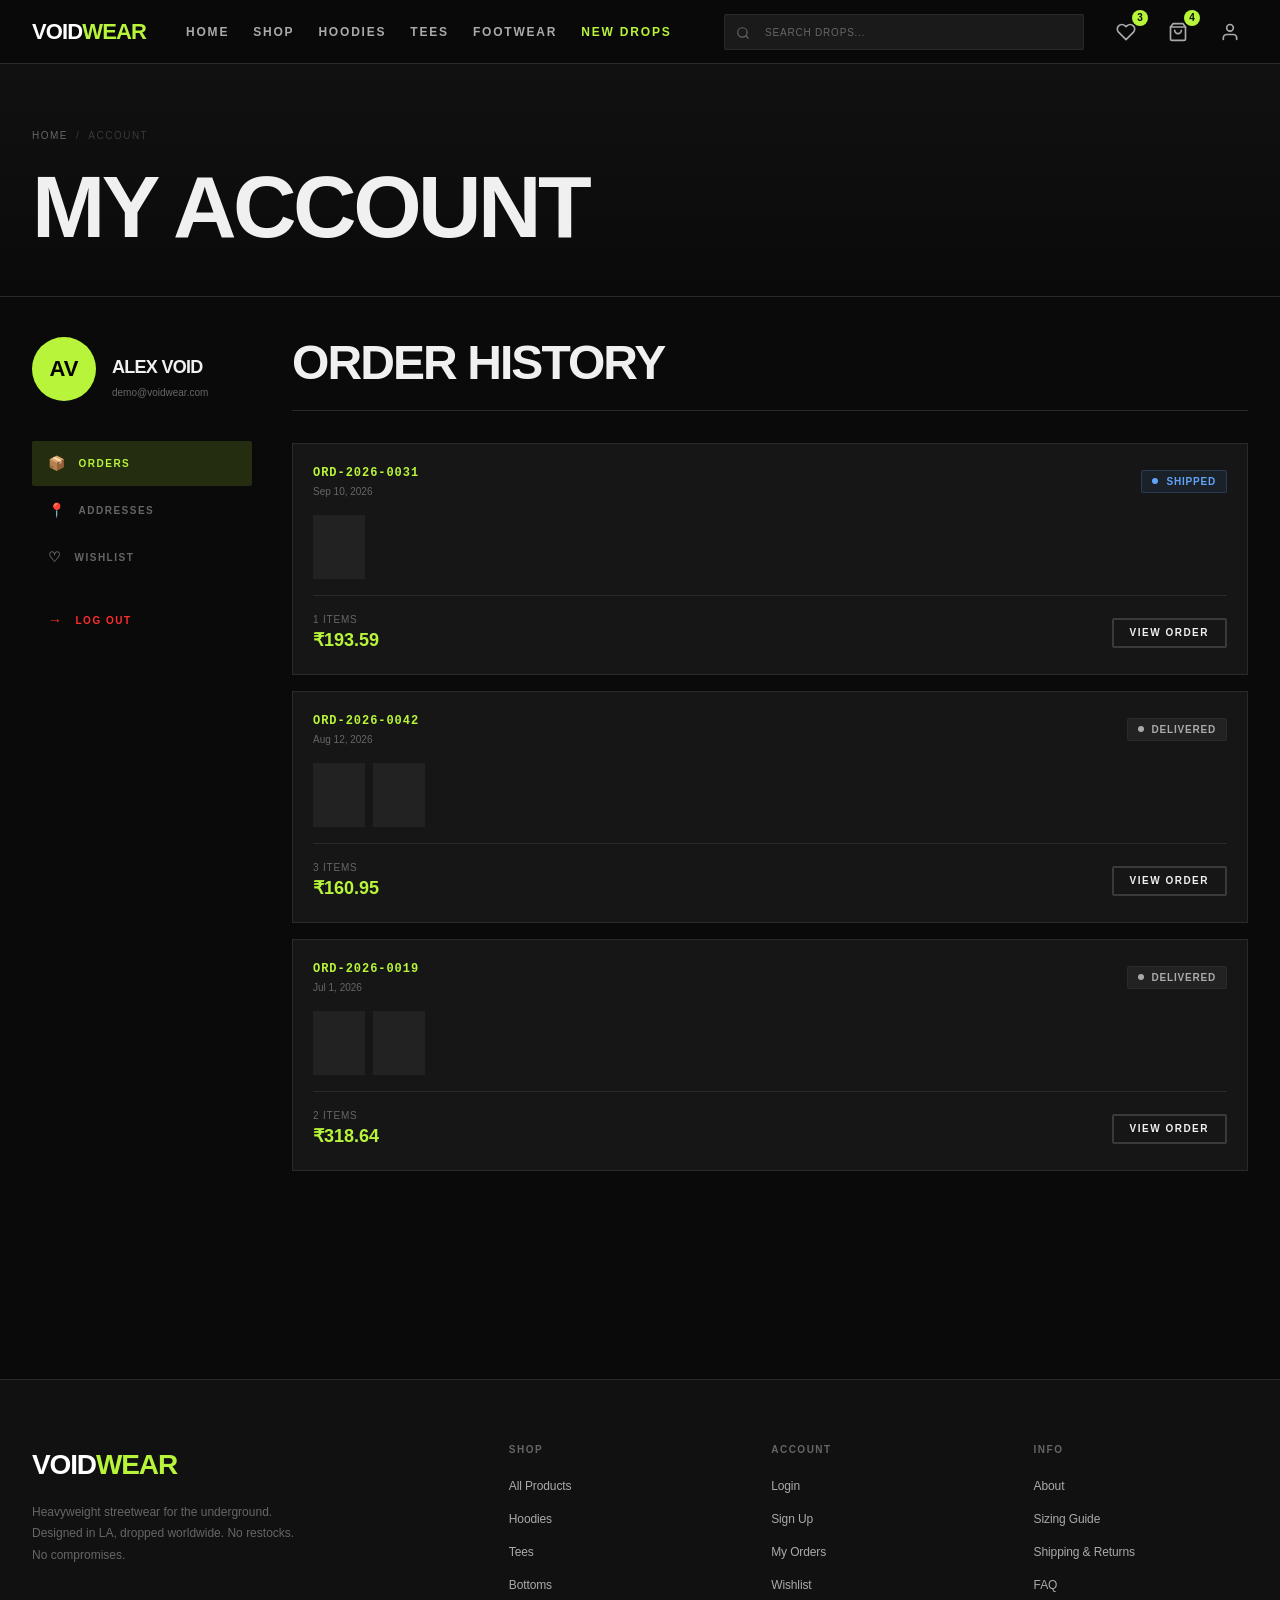
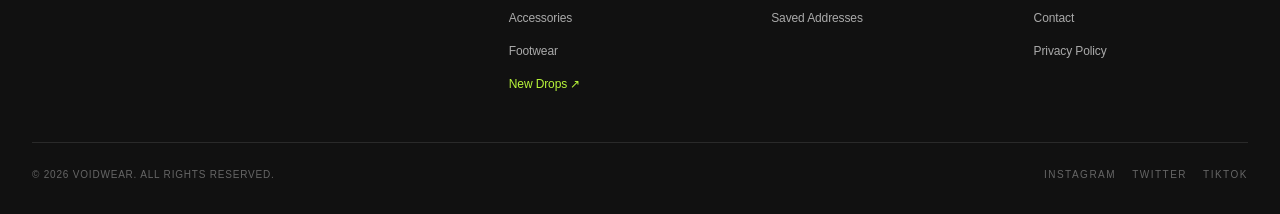
<file: account.html>
<!DOCTYPE html>
<html lang="en">
<head>
  <meta charset="UTF-8" />
  <meta name="viewport" content="width=device-width, initial-scale=1.0" />
  <title>My Account — VOIDWEAR</title>
  <link rel="stylesheet" href="css/main.css" />
  <style>
    .account-layout {
      display: grid;
      grid-template-columns: 220px 1fr;
      gap: var(--sp-10);
      align-items: start;
      padding: var(--sp-10) 0 var(--sp-24);
    }
    /* Sidebar */
    .account-sidebar { position: sticky; top: calc(var(--header-h) + var(--sp-4)); }
    .account-avatar {
      width: 64px; height: 64px; border-radius: 50%;
      background: var(--clr-accent);
      display: flex; align-items: center; justify-content: center;
      font-family: var(--font-display); font-size: var(--fs-xl);
      font-weight: var(--fw-black); color: var(--clr-black);
      margin-bottom: var(--sp-4); flex-shrink: 0;
    }
    .account-name {
      font-family: var(--font-display); font-size: var(--fs-lg);
      font-weight: var(--fw-black); letter-spacing: var(--ls-tight);
      text-transform: uppercase; margin-bottom: var(--sp-1);
    }
    .account-email { font-size: var(--fs-xs); color: var(--clr-text-3); }
    .account-nav { margin-top: var(--sp-6); display: flex; flex-direction: column; gap: 2px; }
    .account-nav-item {
      display: flex; align-items: center; gap: var(--sp-3);
      padding: var(--sp-3) var(--sp-4);
      font-size: var(--fs-xs); font-weight: var(--fw-bold);
      letter-spacing: var(--ls-wider); text-transform: uppercase;
      color: var(--clr-text-3); cursor: pointer; background: none; border: none;
      text-align: left; width: 100%;
      transition: color var(--transition-fast), background var(--transition-fast);
      border-radius: var(--radius-sm);
    }
    .account-nav-item:hover { color: var(--clr-text); background: var(--clr-bg-3); }
    .account-nav-item.active { color: var(--clr-accent); background: var(--clr-accent-glow); }
    .account-nav-item .nav-icon { font-size: var(--fs-base); flex-shrink: 0; }
    /* Panels */
    .account-panel { display: none; }
    .account-panel.active { display: block; }
    .panel-title {
      font-size: clamp(var(--fs-2xl), 4vw, var(--fs-4xl));
      letter-spacing: var(--ls-tight); margin-bottom: var(--sp-8);
      padding-bottom: var(--sp-5); border-bottom: 1px solid var(--clr-border);
    }
    /* Order history */
    .order-card {
      background: var(--clr-surface); border: 1px solid var(--clr-border);
      padding: var(--sp-5); margin-bottom: var(--sp-4);
      transition: border-color var(--transition-fast);
    }
    .order-card:hover { border-color: var(--clr-border-light); }
    .order-card-header {
      display: flex; align-items: center; justify-content: space-between;
      flex-wrap: wrap; gap: var(--sp-3); margin-bottom: var(--sp-4);
    }
    .order-id {
      font-family: var(--font-mono); font-size: var(--fs-sm);
      font-weight: var(--fw-bold); color: var(--clr-accent);
      letter-spacing: var(--ls-wide);
    }
    .order-status {
      display: inline-flex; align-items: center; gap: var(--sp-2);
      padding: 3px 10px; border-radius: var(--radius-sm);
      font-size: var(--fs-xs); font-weight: var(--fw-black);
      letter-spacing: var(--ls-wide); text-transform: uppercase;
    }
    .status-dot { width: 6px; height: 6px; border-radius: 50%; background: currentColor; }
    .os-confirmed { color: var(--clr-accent); background: var(--clr-accent-glow); border: 1px solid rgba(184,245,58,.2); }
    .os-shipped   { color: #60a5fa; background: rgba(96,165,250,.08); border: 1px solid rgba(96,165,250,.2); }
    .os-delivered { color: var(--clr-text-2); background: var(--clr-bg-4); border: 1px solid var(--clr-border); }
    .os-cancelled { color: var(--clr-red); background: rgba(255,45,45,.08); border: 1px solid rgba(255,45,45,.2); }
    .os-pending   { color: #f59e0b; background: rgba(245,158,11,.08); border: 1px solid rgba(245,158,11,.2); }
    .order-items-preview { display: flex; gap: var(--sp-2); margin-bottom: var(--sp-4); }
    .order-thumb {
      width: 52px; height: 64px; object-fit: cover;
      background: var(--clr-bg-4); flex-shrink: 0;
    }
    .order-card-footer {
      display: flex; align-items: center; justify-content: space-between;
      flex-wrap: wrap; gap: var(--sp-3);
      padding-top: var(--sp-4); border-top: 1px solid var(--clr-border);
    }
    .order-total-label {
      font-size: var(--fs-xs); color: var(--clr-text-3);
      letter-spacing: var(--ls-wide); text-transform: uppercase;
    }
    .order-total-val {
      font-family: var(--font-display); font-size: var(--fs-lg);
      font-weight: var(--fw-black); color: var(--clr-accent);
    }
    /* Addresses */
    .address-grid { display: grid; grid-template-columns: 1fr 1fr; gap: var(--sp-4); }
    .address-card {
      background: var(--clr-surface); border: 1px solid var(--clr-border);
      padding: var(--sp-5); position: relative;
    }
    .address-card.default { border-color: var(--clr-accent); }
    .address-default-badge {
      position: absolute; top: var(--sp-3); right: var(--sp-3);
    }
    .address-label {
      font-size: var(--fs-xs); font-weight: var(--fw-black);
      letter-spacing: var(--ls-wider); text-transform: uppercase;
      color: var(--clr-text-2); margin-bottom: var(--sp-3);
    }
    .address-text {
      font-size: var(--fs-sm); color: var(--clr-text-2);
      line-height: var(--lh-loose);
    }
    .address-actions { display: flex; gap: var(--sp-3); margin-top: var(--sp-4); }
    .add-address-card {
      background: var(--clr-bg-3); border: 1px dashed var(--clr-border);
      padding: var(--sp-5); display: flex; flex-direction: column;
      align-items: center; justify-content: center; gap: var(--sp-3);
      cursor: pointer; min-height: 140px;
      transition: border-color var(--transition-fast);
    }
    .add-address-card:hover { border-color: var(--clr-accent); }
    .add-address-card span {
      font-size: var(--fs-3xl); color: var(--clr-text-3); line-height: 1;
    }
    .add-address-card p {
      font-size: var(--fs-xs); letter-spacing: var(--ls-wider);
      text-transform: uppercase; color: var(--clr-text-3);
    }
    /* Wishlist in account */
    .account-wishlist-grid { display: grid; grid-template-columns: repeat(3,1fr); gap: var(--sp-4); }
    /* Logout */
    .logout-btn { color: var(--clr-red) !important; margin-top: var(--sp-4); }
    /* Mobile */
    @media (max-width: 768px) {
      .account-layout { grid-template-columns: 1fr; }
      .account-sidebar { position: static; }
      .account-nav { flex-direction: row; flex-wrap: wrap; gap: var(--sp-2); }
      .account-nav-item { width: auto; flex: 1; justify-content: center; min-width: 80px; }
      .address-grid { grid-template-columns: 1fr; }
      .account-wishlist-grid { grid-template-columns: repeat(2,1fr); }
    }
  </style>
</head>
<body>
  <div id="header-placeholder"></div>

  <main class="page-main">
    <div class="page-hero">
      <div class="container">
        <div class="breadcrumb"><a href="index.html">Home</a><span>/</span><span>Account</span></div>
        <h1>My Account</h1>
      </div>
    </div>

    <!-- Not logged in -->
    <div id="account-gate" class="empty-state hidden">
      <div class="empty-icon">◎</div>
      <h3>Sign In to View Your Account</h3>
      <p>Log in or create an account to see your orders, addresses and wishlist.</p>
      <div style="display:flex;gap:var(--sp-4);flex-wrap:wrap;justify-content:center;margin-top:var(--sp-6)">
        <a href="login.html" class="btn btn-primary">Login</a>
        <a href="signup.html" class="btn btn-secondary">Create Account</a>
      </div>
    </div>

    <!-- Account content -->
    <div id="account-content" class="hidden">
      <div class="container">
        <div class="account-layout">

          <!-- Sidebar -->
          <aside class="account-sidebar">
            <div style="display:flex;align-items:center;gap:var(--sp-4)">
              <div class="account-avatar" id="acc-avatar">??</div>
              <div>
                <div class="account-name" id="acc-name">—</div>
                <div class="account-email" id="acc-email">—</div>
              </div>
            </div>
            <nav class="account-nav" aria-label="Account navigation">
              <button class="account-nav-item active" data-panel="orders">
                <span class="nav-icon">📦</span> Orders
              </button>
              <button class="account-nav-item" data-panel="addresses">
                <span class="nav-icon">📍</span> Addresses
              </button>
              <button class="account-nav-item" data-panel="wishlist">
                <span class="nav-icon">♡</span> Wishlist
              </button>
              <button class="account-nav-item logout-btn" id="logout-btn">
                <span class="nav-icon">→</span> Log Out
              </button>
            </nav>
          </aside>

          <!-- Panels -->
          <div>

            <!-- Orders -->
            <div class="account-panel active" id="panel-orders">
              <h2 class="panel-title">Order History</h2>
              <div id="orders-loading" class="loading-overlay" style="padding:var(--sp-10)">
                <div class="spinner"></div>
              </div>
              <div id="orders-list"></div>
            </div>

            <!-- Addresses -->
            <div class="account-panel" id="panel-addresses">
              <h2 class="panel-title">Saved Addresses</h2>
              <div class="address-grid" id="addresses-grid"></div>
            </div>

            <!-- Wishlist -->
            <div class="account-panel" id="panel-wishlist">
              <h2 class="panel-title">Wishlist</h2>
              <div class="account-wishlist-grid product-grid" id="acc-wishlist-grid"></div>
            </div>

          </div>
        </div>
      </div>
    </div>
  </main>

  <!-- Add address modal -->
  <div class="modal-overlay" id="addr-modal" role="dialog" aria-modal="true" aria-labelledby="addr-modal-title">
    <div class="modal">
      <div class="modal-header">
        <h3 id="addr-modal-title">Add New Address</h3>
        <button class="modal-close" id="addr-modal-close" aria-label="Close">×</button>
      </div>
      <div class="modal-body">
        <form id="addr-form" novalidate>
          <div class="form-grid" style="margin-bottom:var(--sp-4)">
            <div class="form-group">
              <label class="form-label" for="af-first">First Name</label>
              <input class="form-control" id="af-first" type="text" autocomplete="given-name" />
              <div class="form-error" id="err-af-first"></div>
            </div>
            <div class="form-group">
              <label class="form-label" for="af-last">Last Name</label>
              <input class="form-control" id="af-last" type="text" autocomplete="family-name" />
              <div class="form-error" id="err-af-last"></div>
            </div>
          </div>
          <div class="form-group" style="margin-bottom:var(--sp-4)">
            <label class="form-label" for="af-line1">Address Line 1</label>
            <input class="form-control" id="af-line1" type="text" autocomplete="address-line1" />
            <div class="form-error" id="err-af-line1"></div>
          </div>
          <div class="form-group" style="margin-bottom:var(--sp-4)">
            <label class="form-label" for="af-line2">Line 2 (optional)</label>
            <input class="form-control" id="af-line2" type="text" autocomplete="address-line2" />
          </div>
          <div class="form-grid" style="margin-bottom:var(--sp-4)">
            <div class="form-group">
              <label class="form-label" for="af-city">City</label>
              <input class="form-control" id="af-city" type="text" autocomplete="address-level2" />
              <div class="form-error" id="err-af-city"></div>
            </div>
            <div class="form-group">
              <label class="form-label" for="af-state">State</label>
              <input class="form-control" id="af-state" type="text" autocomplete="address-level1" placeholder="Tamil Nadu" />
              <div class="form-error" id="err-af-state"></div>
            </div>
          </div>
          <div class="form-grid" style="margin-bottom:var(--sp-6)">
            <div class="form-group">
              <label class="form-label" for="af-zip">PIN Code</label>
              <input class="form-control" id="af-zip" type="text" maxlength="6"
                     placeholder="600001" autocomplete="postal-code" inputmode="numeric" />
              <div class="form-error" id="err-af-zip"></div>
            </div>
            <div class="form-group">
              <label class="form-label" for="af-country">Country</label>
              <select class="form-control" id="af-country" autocomplete="country">
                <option value="IN" selected>India</option>
                <option value="US">United States</option>
                <option value="CA">Canada</option>
                <option value="GB">United Kingdom</option>
                <option value="AU">Australia</option>
                <option value="DE">Germany</option>
              </select>
            </div>
          </div>
          <button type="submit" class="btn btn-primary btn-block" id="addr-save-btn">
            Save Address
          </button>
        </form>
      </div>
    </div>
  </div>

  <div id="footer-placeholder"></div>
  <script type="module" src="js/pages/account.js"></script>
</body>
</html>
</file>
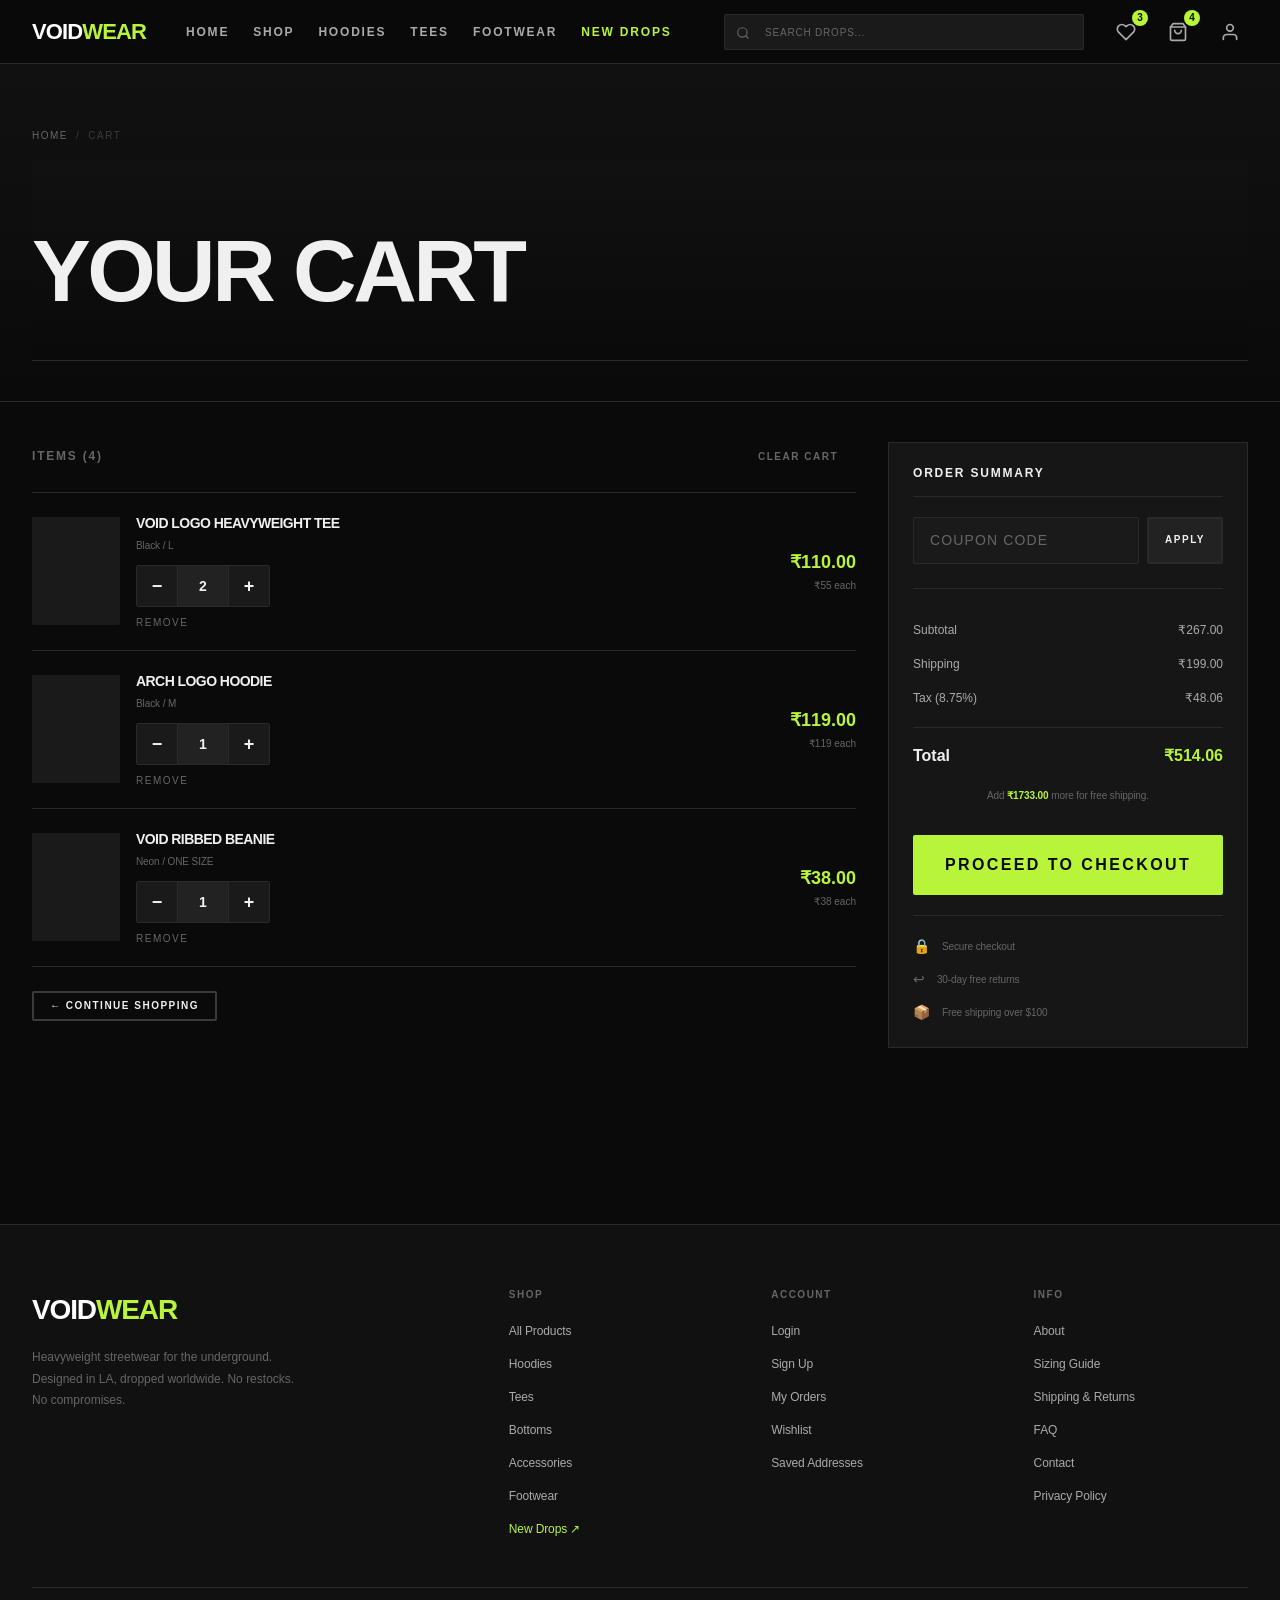
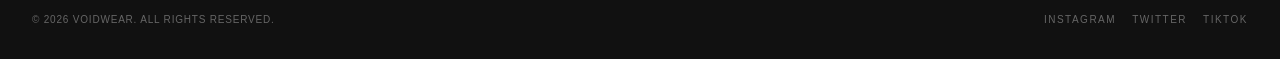
<file: cart.html>
<!DOCTYPE html>
<html lang="en">
<head>
  <meta charset="UTF-8" />
  <meta name="viewport" content="width=device-width, initial-scale=1.0" />
  <title>Cart — VOIDWEAR</title>
  <link rel="stylesheet" href="css/main.css" />
  <style>
    .cart-layout {
      display: grid;
      grid-template-columns: 1fr 360px;
      gap: var(--sp-8);
      align-items: start;
      padding: var(--sp-10) 0 var(--sp-20);
    }
    .cart-item-row {
      display: grid;
      grid-template-columns: 88px 1fr auto auto;
      gap: var(--sp-4);
      align-items: center;
      padding: var(--sp-5) 0;
      border-bottom: 1px solid var(--clr-border);
    }
    .cart-item-row:first-child { border-top: 1px solid var(--clr-border); }
    .cart-item-img {
      width: 88px; height: 108px;
      object-fit: cover; background: var(--clr-bg-3);
      display: block;
    }
    .cart-item-name {
      font-family: var(--font-display); font-size: var(--fs-base);
      font-weight: var(--fw-black); letter-spacing: var(--ls-tight);
      text-transform: uppercase; color: var(--clr-text);
      text-decoration: none; transition: color var(--transition-fast);
      display: block; margin-bottom: var(--sp-1);
    }
    .cart-item-name:hover { color: var(--clr-accent); }
    .cart-item-meta {
      font-size: var(--fs-xs); color: var(--clr-text-3);
      letter-spacing: var(--ls-normal); margin-bottom: var(--sp-3);
    }
    .cart-item-price {
      font-family: var(--font-display); font-size: var(--fs-lg);
      font-weight: var(--fw-black); color: var(--clr-accent);
      white-space: nowrap; text-align: right;
    }
    .cart-item-remove {
      font-size: var(--fs-xs); letter-spacing: var(--ls-wider);
      text-transform: uppercase; color: var(--clr-text-3);
      background: none; border: none; cursor: pointer; display: block;
      margin-top: var(--sp-2); transition: color var(--transition-fast);
    }
    .cart-item-remove:hover { color: var(--clr-red); }
    .coupon-result {
      font-size: var(--fs-xs); letter-spacing: var(--ls-wide);
      text-transform: uppercase; margin-top: var(--sp-2);
      padding: var(--sp-2) var(--sp-3); border-radius: var(--radius-sm);
    }
    .coupon-result.success { background: var(--clr-accent-glow); color: var(--clr-accent); border: 1px solid rgba(184,245,58,.25); }
    .coupon-result.error   { background: rgba(255,45,45,.08);     color: var(--clr-red);    border: 1px solid rgba(255,45,45,.2); }
    .shipping-note {
      font-size: var(--fs-xs); color: var(--clr-text-3);
      letter-spacing: var(--ls-normal); text-align: center;
      margin: var(--sp-3) 0;
    }
    .shipping-note strong { color: var(--clr-accent); }
    .trust-badges {
      display: flex; flex-direction: column; gap: var(--sp-3);
      margin-top: var(--sp-5); padding-top: var(--sp-5);
      border-top: 1px solid var(--clr-border);
    }
    .trust-badge {
      display: flex; align-items: center; gap: var(--sp-3);
      font-size: var(--fs-xs); color: var(--clr-text-3);
      letter-spacing: var(--ls-normal);
    }
    .trust-badge .icon { font-size: var(--fs-base); }
    @media (max-width: 900px) {
      .cart-layout { grid-template-columns: 1fr; }
      .order-summary-box { position: static; }
    }
    @media (max-width: 560px) {
      .cart-item-row { grid-template-columns: 72px 1fr; grid-template-rows: auto auto; }
      .cart-item-row > :nth-child(3),
      .cart-item-row > :nth-child(4) { grid-column: 2; }
    }
  </style>
</head>
<body>
  <div id="header-placeholder"></div>

  <main class="page-main">
    <div class="page-hero">
      <div class="container">
        <div class="breadcrumb">
          <a href="index.html">Home</a><span>/</span><span>Cart</span>
        </div>
        <h1 class="page-hero h1">Your Cart</h1>
      </div>
    </div>

    <div class="container">

      <!-- Loading -->
      <div id="cart-loading" class="loading-overlay">
        <div class="spinner"></div><p>Loading cart…</p>
      </div>

      <!-- Empty state -->
      <div id="cart-empty" class="empty-state hidden">
        <div class="empty-icon">◻</div>
        <h3>Your Cart is Empty</h3>
        <p>Looks like you haven't added anything yet. Time to cop something.</p>
        <a href="shop.html" class="btn btn-primary mt-4">Shop Now</a>
      </div>

      <!-- Cart layout -->
      <div id="cart-content" class="cart-layout hidden">

        <!-- Left: Items -->
        <div>
          <div style="display:flex;align-items:center;justify-content:space-between;margin-bottom:var(--sp-5)">
            <h2 style="font-size:var(--fs-sm);letter-spacing:var(--ls-wider);text-transform:uppercase;color:var(--clr-text-3)">
              Items (<span id="item-count">0</span>)
            </h2>
            <button class="btn btn-ghost btn-sm" id="clear-cart-btn"
                    style="color:var(--clr-text-3);font-size:var(--fs-xs)">
              Clear Cart
            </button>
          </div>

          <div id="cart-items-list"></div>

          <!-- Continue shopping -->
          <div style="margin-top:var(--sp-6)">
            <a href="shop.html" class="btn btn-secondary btn-sm">← Continue Shopping</a>
          </div>
        </div>

        <!-- Right: Summary -->
        <div>
          <div class="order-summary-box">
            <h3>Order Summary</h3>

            <!-- Coupon -->
            <div class="coupon-form">
              <input class="form-control" id="coupon-input" type="text"
                     placeholder="Coupon code" aria-label="Coupon code"
                     style="text-transform:uppercase;letter-spacing:var(--ls-wide)" />
              <button class="btn btn-dark btn-sm" id="coupon-btn">Apply</button>
            </div>
            <div id="coupon-result"></div>

            <div class="divider"></div>

            <!-- Totals -->
            <div class="summary-row">
              <span>Subtotal</span>
              <span id="summary-subtotal">$0.00</span>
            </div>
            <div class="summary-row" id="discount-row" style="display:none">
              <span>Discount</span>
              <span id="summary-discount" style="color:var(--clr-accent)">−$0.00</span>
            </div>
            <div class="summary-row">
              <span>Shipping</span>
              <span id="summary-shipping">$9.99</span>
            </div>
            <div class="summary-row">
              <span>Tax (8.75%)</span>
              <span id="summary-tax">$0.00</span>
            </div>
            <div class="summary-row total">
              <span>Total</span>
              <span class="amount" id="summary-total">$0.00</span>
            </div>

            <p class="shipping-note" id="shipping-note"></p>

            <a href="checkout.html" class="btn btn-primary btn-xl btn-block"
               id="checkout-btn" style="margin-top:var(--sp-5)">
              Proceed to Checkout
            </a>

            <!-- Trust badges -->
            <div class="trust-badges">
              <div class="trust-badge"><span class="icon">🔒</span> Secure checkout</div>
              <div class="trust-badge"><span class="icon">↩</span> 30-day free returns</div>
              <div class="trust-badge"><span class="icon">📦</span> Free shipping over $100</div>
            </div>
          </div>
        </div>

      </div>
    </div>
  </main>

  <div id="footer-placeholder"></div>
  <script type="module" src="js/pages/cart.js"></script>
</body>
</html>
</file>
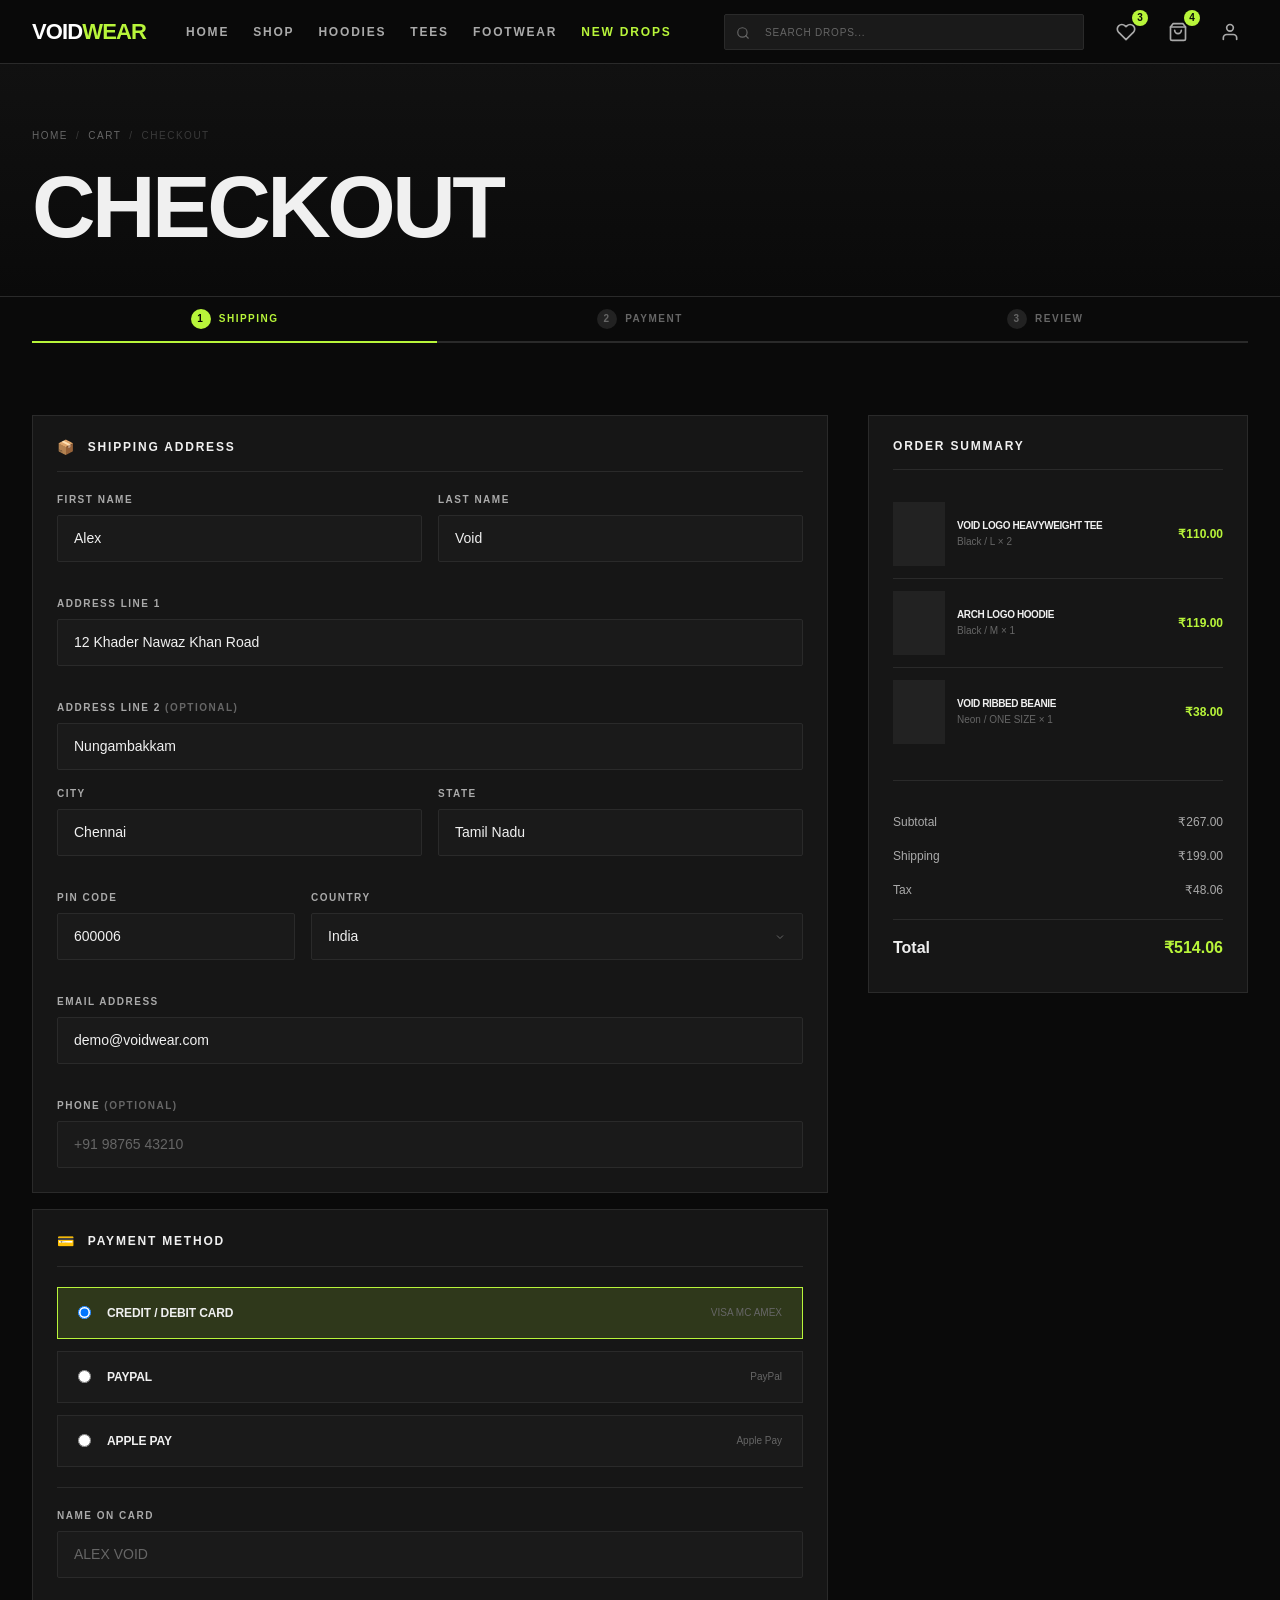
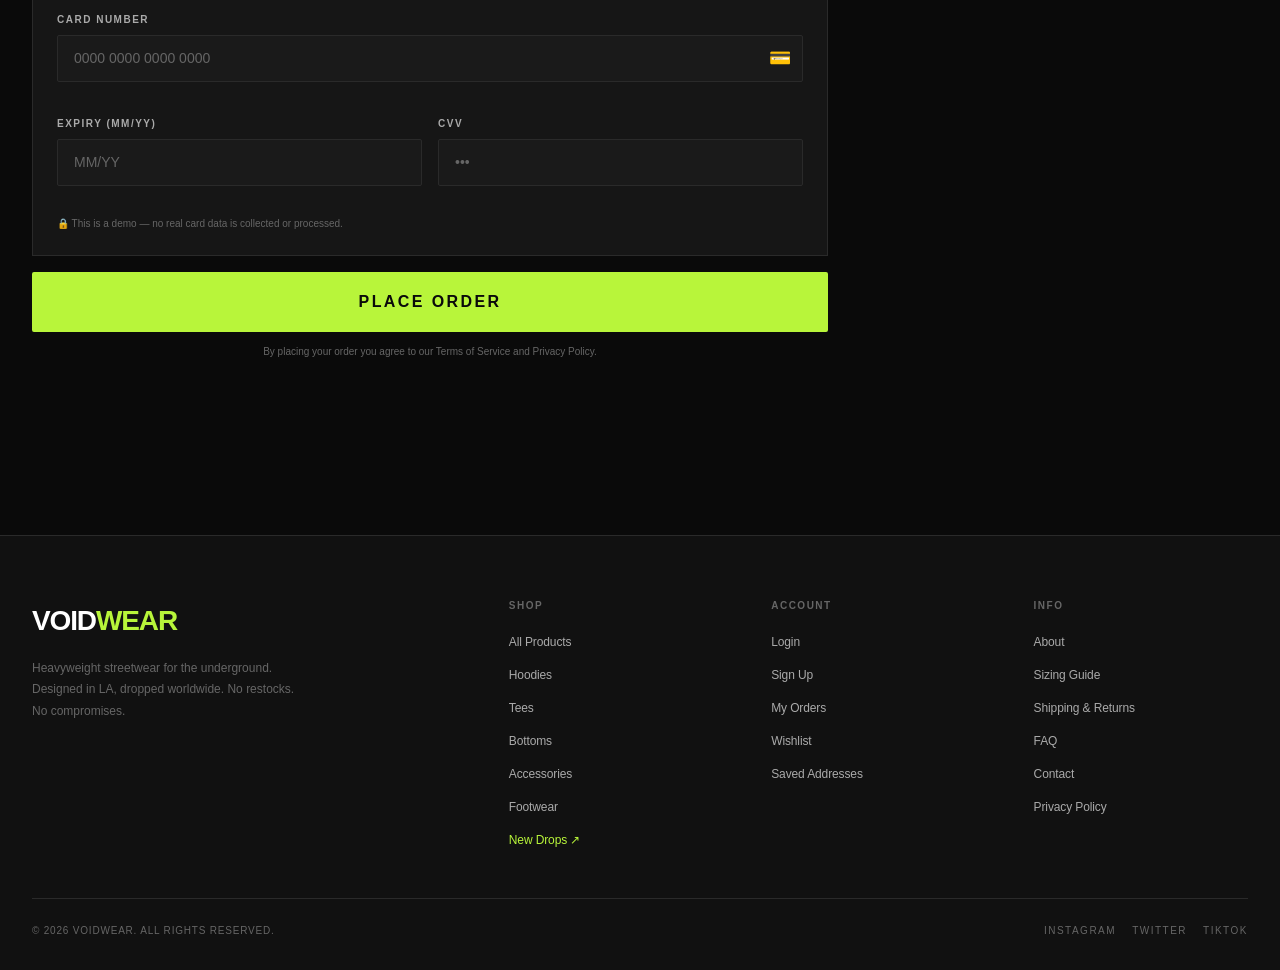
<file: checkout.html>
<!DOCTYPE html>
<html lang="en">
<head>
  <meta charset="UTF-8" />
  <meta name="viewport" content="width=device-width, initial-scale=1.0" />
  <title>Checkout — VOIDWEAR</title>
  <link rel="stylesheet" href="css/main.css" />
  <style>
    .checkout-layout {
      display: grid;
      grid-template-columns: 1fr 380px;
      gap: var(--sp-10);
      align-items: start;
      padding: var(--sp-10) 0 var(--sp-20);
    }
    /* Step indicator */
    .checkout-steps {
      display: flex;
      align-items: center;
      gap: 0;
      margin-bottom: var(--sp-8);
    }
    .checkout-step {
      display: flex;
      align-items: center;
      gap: var(--sp-2);
      font-size: var(--fs-xs);
      font-weight: var(--fw-bold);
      letter-spacing: var(--ls-wider);
      text-transform: uppercase;
      color: var(--clr-text-3);
      padding: var(--sp-3) var(--sp-4);
      border-bottom: 2px solid var(--clr-border);
      flex: 1;
      justify-content: center;
      transition: color var(--transition-fast), border-color var(--transition-fast);
    }
    .checkout-step.active {
      color: var(--clr-accent);
      border-bottom-color: var(--clr-accent);
    }
    .checkout-step.done {
      color: var(--clr-text-2);
      border-bottom-color: var(--clr-text-2);
    }
    .step-num {
      width: 20px; height: 20px;
      background: var(--clr-bg-4);
      border-radius: 50%;
      display: flex; align-items: center; justify-content: center;
      font-size: 10px; line-height: 1;
      flex-shrink: 0;
    }
    .checkout-step.active .step-num { background: var(--clr-accent); color: var(--clr-black); }
    .checkout-step.done  .step-num { background: var(--clr-text-2); color: var(--clr-black); }

    /* Form sections */
    .checkout-section {
      background: var(--clr-surface);
      border: 1px solid var(--clr-border);
      padding: var(--sp-6);
      margin-bottom: var(--sp-4);
    }
    .checkout-section h2 {
      font-size: var(--fs-sm);
      letter-spacing: var(--ls-wider);
      text-transform: uppercase;
      margin-bottom: var(--sp-5);
      padding-bottom: var(--sp-4);
      border-bottom: 1px solid var(--clr-border);
      display: flex;
      align-items: center;
      gap: var(--sp-3);
    }
    .section-icon { color: var(--clr-accent); font-size: var(--fs-base); }
    .form-grid-3 {
      display: grid;
      grid-template-columns: 1fr 1fr 1fr;
      gap: var(--sp-4);
    }

    /* Payment method cards */
    .payment-methods {
      display: flex;
      flex-direction: column;
      gap: var(--sp-3);
    }
    .payment-card {
      display: flex;
      align-items: center;
      gap: var(--sp-4);
      padding: var(--sp-4) var(--sp-5);
      border: 1px solid var(--clr-border);
      cursor: pointer;
      transition: border-color var(--transition-fast), background var(--transition-fast);
      background: var(--clr-bg-3);
    }
    .payment-card:hover { border-color: var(--clr-border-light); }
    .payment-card.selected {
      border-color: var(--clr-accent);
      background: var(--clr-accent-glow);
    }
    .payment-card input[type="radio"] { flex-shrink: 0; }
    .payment-card-label {
      flex: 1;
      font-size: var(--fs-sm);
      font-weight: var(--fw-bold);
      letter-spacing: var(--ls-normal);
      text-transform: uppercase;
    }
    .payment-card-icons {
      display: flex;
      gap: var(--sp-2);
      font-size: var(--fs-xs);
      color: var(--clr-text-3);
    }
    .card-form {
      margin-top: var(--sp-5);
      padding-top: var(--sp-5);
      border-top: 1px solid var(--clr-border);
      display: none;
    }
    .card-form.visible { display: block; }
    .card-number-wrap { position: relative; }
    .card-number-wrap .card-icon {
      position: absolute;
      right: var(--sp-3);
      top: 50%;
      transform: translateY(-50%);
      font-size: var(--fs-lg);
      pointer-events: none;
    }

    /* Order items in summary */
    .summary-item {
      display: flex;
      gap: var(--sp-3);
      align-items: center;
      padding: var(--sp-3) 0;
      border-bottom: 1px solid var(--clr-border);
    }
    .summary-item:last-of-type { border-bottom: none; }
    .summary-item img {
      width: 52px; height: 64px;
      object-fit: cover;
      background: var(--clr-bg-4);
      flex-shrink: 0;
    }
    .summary-item-name {
      font-size: var(--fs-xs);
      font-weight: var(--fw-bold);
      letter-spacing: var(--ls-tight);
      text-transform: uppercase;
      color: var(--clr-text);
      line-height: var(--lh-snug);
    }
    .summary-item-meta {
      font-size: var(--fs-xs);
      color: var(--clr-text-3);
      margin-top: 2px;
    }
    .summary-item-price {
      margin-left: auto;
      font-family: var(--font-display);
      font-size: var(--fs-sm);
      font-weight: var(--fw-black);
      color: var(--clr-accent);
      white-space: nowrap;
      flex-shrink: 0;
    }

    /* Place order button states */
    .place-order-btn { position: relative; }
    .place-order-btn.loading { pointer-events: none; }
    .place-order-btn.loading::after {
      content: '';
      position: absolute;
      right: var(--sp-4);
      top: 50%;
      transform: translateY(-50%);
      width: 16px; height: 16px;
      border: 2px solid rgba(0,0,0,0.3);
      border-top-color: var(--clr-black);
      border-radius: 50%;
      animation: spin .7s linear infinite;
    }
    @keyframes spin { to { transform: translateY(-50%) rotate(360deg); } }

    @media (max-width: 960px) {
      .checkout-layout { grid-template-columns: 1fr; }
      .order-summary-box { position: static; }
    }
    @media (max-width: 640px) {
      .form-grid   { grid-template-columns: 1fr; }
      .form-grid-3 { grid-template-columns: 1fr 1fr; }
    }
  </style>
</head>
<body>
  <div id="header-placeholder"></div>

  <main class="page-main">
    <div class="page-hero">
      <div class="container">
        <div class="breadcrumb">
          <a href="index.html">Home</a><span>/</span>
          <a href="cart.html">Cart</a><span>/</span>
          <span>Checkout</span>
        </div>
        <h1>Checkout</h1>
      </div>
    </div>

    <!-- Empty cart redirect notice -->
    <div id="checkout-empty" class="empty-state hidden">
      <div class="empty-icon">◻</div>
      <h3>Nothing to Check Out</h3>
      <p>Your cart is empty. Add some items first.</p>
      <a href="shop.html" class="btn btn-primary mt-4">Shop Now</a>
    </div>

    <div class="container" id="checkout-content">
      <!-- Step bar -->
      <div class="checkout-steps" id="checkout-steps">
        <div class="checkout-step active" data-step="1">
          <span class="step-num">1</span> Shipping
        </div>
        <div class="checkout-step" data-step="2">
          <span class="step-num">2</span> Payment
        </div>
        <div class="checkout-step" data-step="3">
          <span class="step-num">3</span> Review
        </div>
      </div>

      <div class="checkout-layout">

        <!-- Left: form -->
        <div>

          <!-- Step 1: Shipping address -->
          <div id="step-1" class="checkout-section">
            <h2><span class="section-icon">📦</span> Shipping Address</h2>
            <form id="shipping-form" novalidate>
              <div class="form-grid" style="margin-bottom:var(--sp-4)">
                <div class="form-group">
                  <label class="form-label" for="s-first">First Name</label>
                  <input class="form-control" id="s-first" name="firstName"
                         type="text" placeholder="Alex" autocomplete="given-name" />
                  <div class="form-error" id="err-s-first"></div>
                </div>
                <div class="form-group">
                  <label class="form-label" for="s-last">Last Name</label>
                  <input class="form-control" id="s-last" name="lastName"
                         type="text" placeholder="Void" autocomplete="family-name" />
                  <div class="form-error" id="err-s-last"></div>
                </div>
              </div>
              <div class="form-group" style="margin-bottom:var(--sp-4)">
                <label class="form-label" for="s-line1">Address Line 1</label>
                <input class="form-control" id="s-line1" name="line1"
                       type="text" placeholder="420 Graffiti Alley" autocomplete="address-line1" />
                <div class="form-error" id="err-s-line1"></div>
              </div>
              <div class="form-group" style="margin-bottom:var(--sp-4)">
                <label class="form-label" for="s-line2">Address Line 2 <span style="color:var(--clr-text-3)">(optional)</span></label>
                <input class="form-control" id="s-line2" name="line2"
                       type="text" placeholder="Apt, suite, unit…" autocomplete="address-line2" />
              </div>
              <div class="form-grid" style="margin-bottom:var(--sp-4)">
                <div class="form-group">
                  <label class="form-label" for="s-city">City</label>
                  <input class="form-control" id="s-city" name="city"
                         type="text" placeholder="Los Angeles" autocomplete="address-level2" />
                  <div class="form-error" id="err-s-city"></div>
                </div>
                <div class="form-group">
                  <label class="form-label" for="s-state">State</label>
                  <input class="form-control" id="s-state" name="state"
                         type="text" placeholder="Tamil Nadu" autocomplete="address-level1" />
                  <div class="form-error" id="err-s-state"></div>
                </div>
              </div>
              <div class="form-grid-3">
                <div class="form-group">
                  <label class="form-label" for="s-zip">PIN Code</label>
                  <input class="form-control" id="s-zip" name="zip"
                         type="text" placeholder="600001" maxlength="6" autocomplete="postal-code"
                         inputmode="numeric" />
                  <div class="form-error" id="err-s-zip"></div>
                </div>
                <div class="form-group" style="grid-column:span 2">
                  <label class="form-label" for="s-country">Country</label>
                  <select class="form-control" id="s-country" name="country" autocomplete="country">
                    <option value="IN" selected>India</option>
                    <option value="US">United States</option>
                    <option value="CA">Canada</option>
                    <option value="GB">United Kingdom</option>
                    <option value="AU">Australia</option>
                    <option value="DE">Germany</option>
                    <option value="FR">France</option>
                    <option value="JP">Japan</option>
                  </select>
                </div>
              </div>
              <div class="form-group" style="margin-top:var(--sp-4)">
                <label class="form-label" for="s-email">Email Address</label>
                <input class="form-control" id="s-email" name="email"
                       type="email" placeholder="you@email.com" autocomplete="email" />
                <div class="form-error" id="err-s-email"></div>
              </div>
              <div class="form-group" style="margin-top:var(--sp-4)">
                <label class="form-label" for="s-phone">Phone <span style="color:var(--clr-text-3)">(optional)</span></label>
                <input class="form-control" id="s-phone" name="phone"
                       type="tel" placeholder="+91 98765 43210" autocomplete="tel" />
              </div>
            </form>
          </div>

          <!-- Step 2: Payment -->
          <div id="step-2" class="checkout-section">
            <h2><span class="section-icon">💳</span> Payment Method</h2>

            <div class="payment-methods" id="payment-methods">
              <label class="payment-card selected" data-method="card">
                <input type="radio" name="payment" value="card" checked />
                <span class="payment-card-label">Credit / Debit Card</span>
                <span class="payment-card-icons">VISA MC AMEX</span>
              </label>
              <label class="payment-card" data-method="paypal">
                <input type="radio" name="payment" value="paypal" />
                <span class="payment-card-label">PayPal</span>
                <span class="payment-card-icons">PayPal</span>
              </label>
              <label class="payment-card" data-method="apple">
                <input type="radio" name="payment" value="apple">
                <span class="payment-card-label">Apple Pay</span>
                <span class="payment-card-icons"> Apple Pay</span>
              </label>
            </div>

            <!-- Card fields (shown when "card" selected) -->
            <div class="card-form visible" id="card-form">
              <div class="form-group" style="margin-bottom:var(--sp-4)">
                <label class="form-label" for="cc-name">Name on Card</label>
                <input class="form-control" id="cc-name" type="text"
                       placeholder="ALEX VOID" autocomplete="cc-name" />
                <div class="form-error" id="err-cc-name"></div>
              </div>
              <div class="form-group" style="margin-bottom:var(--sp-4)">
                <label class="form-label" for="cc-num">Card Number</label>
                <div class="card-number-wrap">
                  <input class="form-control" id="cc-num" type="text"
                         placeholder="0000 0000 0000 0000" maxlength="19"
                         autocomplete="cc-number" inputmode="numeric" />
                  <span class="card-icon" id="card-brand-icon">💳</span>
                </div>
                <div class="form-error" id="err-cc-num"></div>
              </div>
              <div class="form-grid">
                <div class="form-group">
                  <label class="form-label" for="cc-exp">Expiry (MM/YY)</label>
                  <input class="form-control" id="cc-exp" type="text"
                         placeholder="MM/YY" maxlength="5" autocomplete="cc-exp" />
                  <div class="form-error" id="err-cc-exp"></div>
                </div>
                <div class="form-group">
                  <label class="form-label" for="cc-cvv">CVV</label>
                  <input class="form-control" id="cc-cvv" type="text"
                         placeholder="•••" maxlength="4"
                         autocomplete="cc-csc" inputmode="numeric" />
                  <div class="form-error" id="err-cc-cvv"></div>
                </div>
              </div>
              <p class="form-hint" style="margin-top:var(--sp-3)">
                🔒 This is a demo — no real card data is collected or processed.
              </p>
            </div>

            <!-- PayPal / Apple Pay placeholders -->
            <div id="paypal-form" style="display:none;margin-top:var(--sp-5);padding:var(--sp-6);background:var(--clr-bg-4);text-align:center;border:1px dashed var(--clr-border)">
              <p style="color:var(--clr-text-3);font-size:var(--fs-sm)">
                You'll be redirected to PayPal to complete payment.
              </p>
            </div>
            <div id="apple-form" style="display:none;margin-top:var(--sp-5);padding:var(--sp-6);background:var(--clr-bg-4);text-align:center;border:1px dashed var(--clr-border)">
              <p style="color:var(--clr-text-3);font-size:var(--fs-sm)">
                Apple Pay will prompt on compatible devices.
              </p>
            </div>
          </div>

          <!-- Place order -->
          <button class="btn btn-primary btn-xl btn-block place-order-btn"
                  id="place-order-btn">
            Place Order
          </button>
          <p style="font-size:var(--fs-xs);color:var(--clr-text-3);text-align:center;margin-top:var(--sp-3)">
            By placing your order you agree to our Terms of Service and Privacy Policy.
          </p>
        </div>

        <!-- Right: Order summary (sticky) -->
        <div>
          <div class="order-summary-box">
            <h3>Order Summary</h3>
            <div id="summary-items">
              <div class="loading-overlay" style="padding:var(--sp-8)"><div class="spinner"></div></div>
            </div>
            <div class="divider"></div>
            <div class="summary-row"><span>Subtotal</span><span id="co-subtotal">—</span></div>
            <div class="summary-row" id="co-discount-row" style="display:none">
              <span>Discount</span><span id="co-discount" style="color:var(--clr-accent)">—</span>
            </div>
            <div class="summary-row"><span>Shipping</span><span id="co-shipping">—</span></div>
            <div class="summary-row"><span>Tax</span><span id="co-tax">—</span></div>
            <div class="summary-row total">
              <span>Total</span><span class="amount" id="co-total">—</span>
            </div>
          </div>
        </div>

      </div>
    </div>
  </main>

  <div id="footer-placeholder"></div>
  <script type="module" src="js/pages/checkout.js"></script>
</body>
</html>
</file>
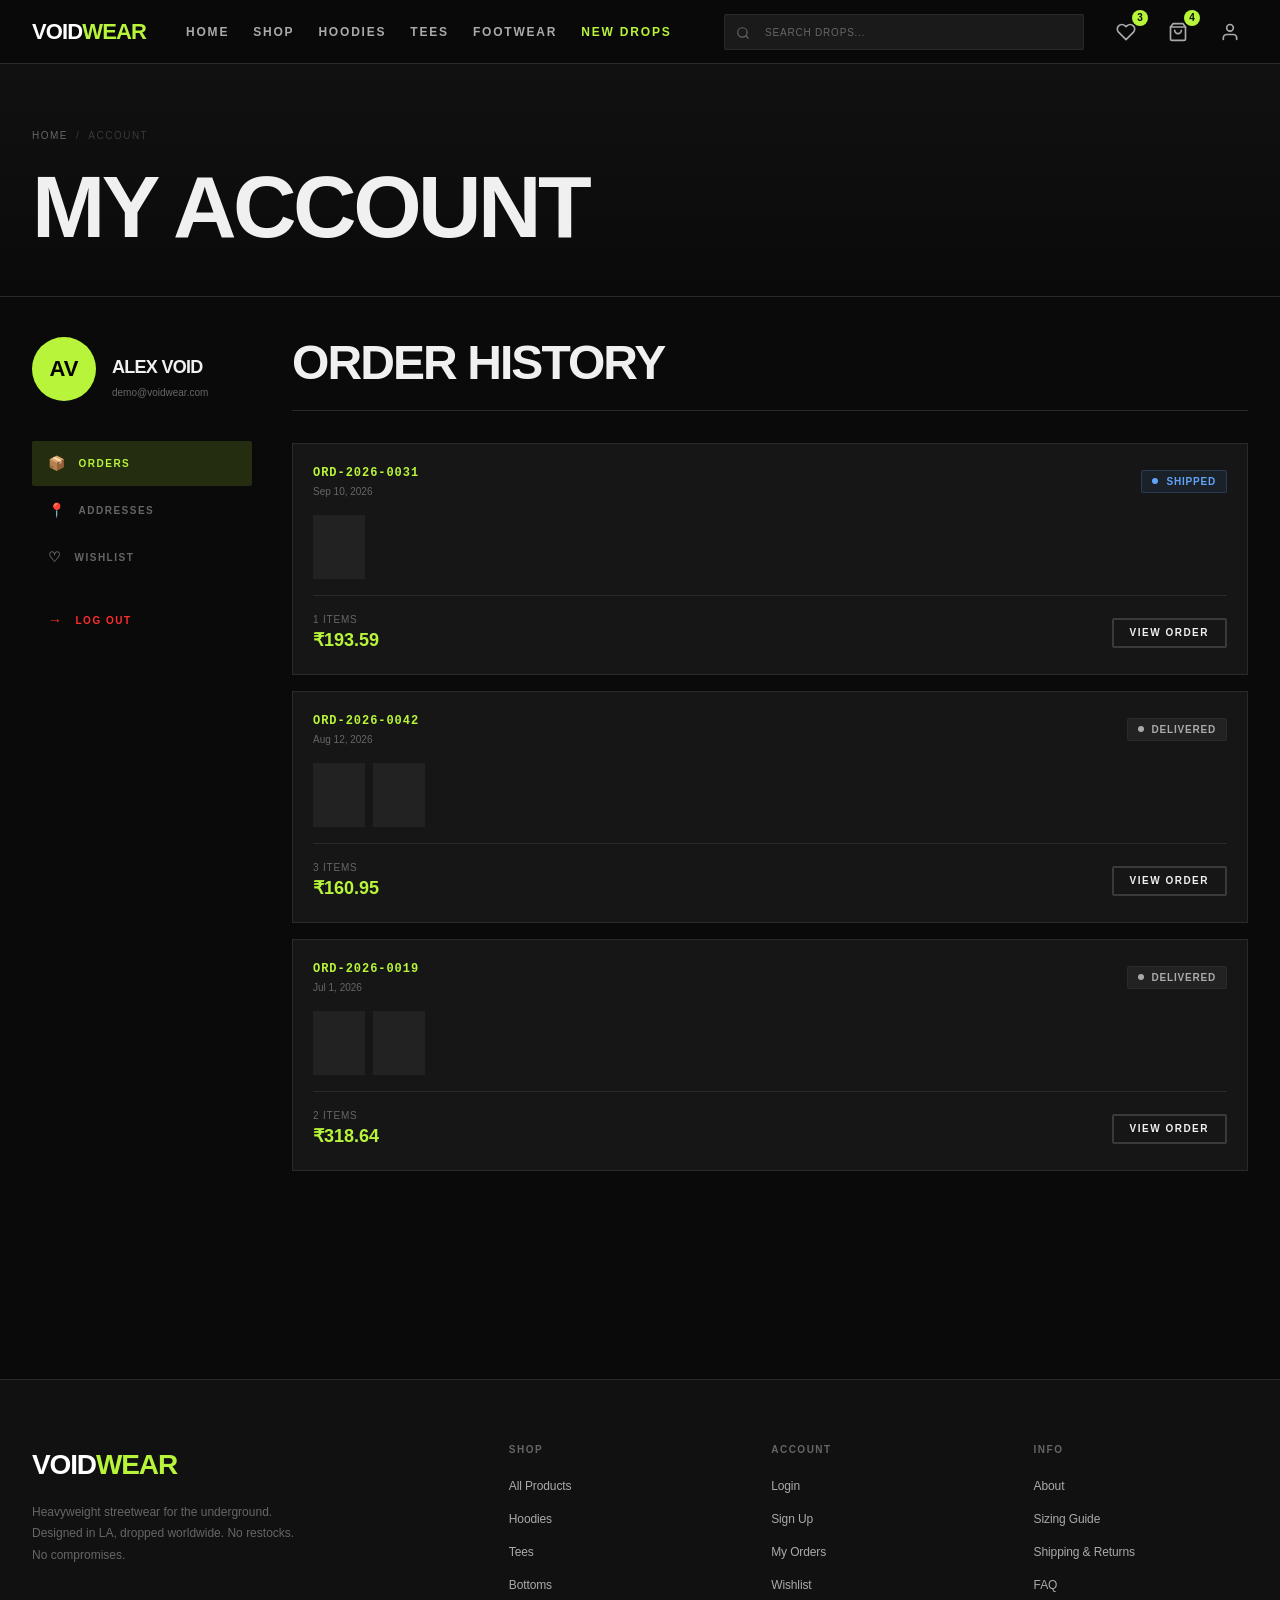
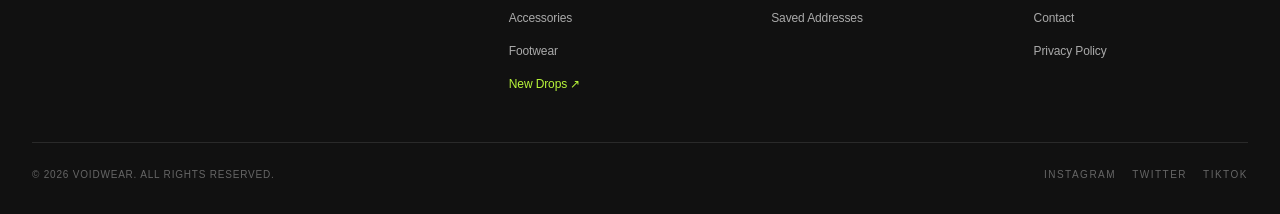
<file: login.html>
<!DOCTYPE html>
<html lang="en">
<head>
  <meta charset="UTF-8" />
  <meta name="viewport" content="width=device-width, initial-scale=1.0" />
  <title>Login — VOIDWEAR</title>
  <link rel="stylesheet" href="css/main.css" />
  <style>
    .auth-wrap {
      min-height: calc(100svh - var(--header-h));
      display: flex;
      align-items: center;
      justify-content: center;
      padding: var(--sp-12) var(--gutter);
      background:
        radial-gradient(ellipse 60% 50% at 20% 80%, rgba(184,245,58,.05) 0%, transparent 60%),
        var(--clr-bg);
    }
    .auth-card {
      width: 100%;
      max-width: 440px;
    }
    .auth-logo {
      display: block;
      font-family: var(--font-display);
      font-size: var(--fs-3xl);
      font-weight: var(--fw-black);
      letter-spacing: var(--ls-tight);
      text-transform: uppercase;
      text-align: center;
      margin-bottom: var(--sp-8);
    }
    .auth-logo span { color: var(--clr-accent); }
    .auth-box {
      background: var(--clr-surface);
      border: 1px solid var(--clr-border);
      padding: var(--sp-8);
    }
    .auth-box h1 {
      font-size: var(--fs-2xl);
      letter-spacing: var(--ls-tight);
      margin-bottom: var(--sp-2);
    }
    .auth-box .auth-sub {
      font-size: var(--fs-sm);
      color: var(--clr-text-3);
      margin-bottom: var(--sp-8);
    }
    .auth-form { display: flex; flex-direction: column; gap: var(--sp-5); }
    .auth-submit { margin-top: var(--sp-2); position: relative; }
    .auth-submit.loading { pointer-events: none; opacity: .8; }
    .auth-global-error {
      background: rgba(255,45,45,.08);
      border: 1px solid rgba(255,45,45,.25);
      color: var(--clr-red);
      padding: var(--sp-3) var(--sp-4);
      font-size: var(--fs-sm);
      letter-spacing: .02em;
      display: none;
    }
    .auth-global-error.visible { display: block; }
    .auth-footer {
      text-align: center;
      margin-top: var(--sp-6);
      font-size: var(--fs-sm);
      color: var(--clr-text-3);
    }
    .auth-footer a {
      color: var(--clr-accent);
      font-weight: var(--fw-bold);
      transition: opacity var(--transition-fast);
    }
    .auth-footer a:hover { opacity: .8; }
    .demo-hint {
      margin-top: var(--sp-6);
      padding: var(--sp-4);
      background: var(--clr-bg-3);
      border: 1px dashed var(--clr-border);
      font-size: var(--fs-xs);
      color: var(--clr-text-3);
      line-height: var(--lh-loose);
    }
    .demo-hint strong { color: var(--clr-accent); }
    .password-wrap { position: relative; }
    .toggle-pw {
      position: absolute; right: var(--sp-3); top: 50%;
      transform: translateY(-50%);
      font-size: var(--fs-xs); letter-spacing: var(--ls-wide);
      text-transform: uppercase; color: var(--clr-text-3);
      cursor: pointer; user-select: none;
      transition: color var(--transition-fast);
    }
    .toggle-pw:hover { color: var(--clr-accent); }
    .divider-or {
      display: flex; align-items: center; gap: var(--sp-4);
      font-size: var(--fs-xs); letter-spacing: var(--ls-wider);
      text-transform: uppercase; color: var(--clr-text-3);
      margin: var(--sp-2) 0;
    }
    .divider-or::before, .divider-or::after {
      content: ''; flex: 1; height: 1px; background: var(--clr-border);
    }
  </style>
</head>
<body>
  <div id="header-placeholder"></div>

  <main class="page-main" style="padding-top:0">
    <div class="auth-wrap">
      <div class="auth-card">

        <a href="index.html" class="auth-logo">VOID<span>WEAR</span></a>

        <div class="auth-box">
          <h1>Welcome Back</h1>
          <p class="auth-sub">Sign in to your account to continue.</p>

          <div class="auth-global-error" id="global-error" role="alert"></div>

          <form class="auth-form" id="login-form" novalidate>
            <div class="form-group">
              <label class="form-label" for="email">Email Address</label>
              <input class="form-control" id="email" name="email" type="email"
                     placeholder="you@email.com" autocomplete="email"
                     inputmode="email" />
              <div class="form-error" id="err-email"></div>
            </div>

            <div class="form-group">
              <label class="form-label" for="password">Password</label>
              <div class="password-wrap">
                <input class="form-control" id="password" name="password" type="password"
                       placeholder="••••••••" autocomplete="current-password"
                       style="padding-right:3.5rem" />
                <span class="toggle-pw" id="toggle-pw" role="button"
                      tabindex="0" aria-label="Toggle password visibility">Show</span>
              </div>
              <div class="form-error" id="err-password"></div>
            </div>

            <button type="submit" class="btn btn-primary btn-xl btn-block auth-submit"
                    id="login-btn">
              Sign In
            </button>
          </form>

          <div class="divider-or" style="margin-top:var(--sp-6)">or</div>

          <a href="signup.html" class="btn btn-secondary btn-block btn-lg">
            Create an Account
          </a>

          <!-- Demo credentials hint -->
          <div class="demo-hint">
            <strong>Demo account:</strong><br>
            Email: <strong>demo@voidwear.com</strong><br>
            Password: <strong>demo1234</strong>
          </div>
        </div>

        <div class="auth-footer">
          Don't have an account? <a href="signup.html">Sign up free</a>
        </div>

      </div>
    </div>
  </main>

  <script type="module" src="js/pages/login.js"></script>
</body>
</html>
</file>
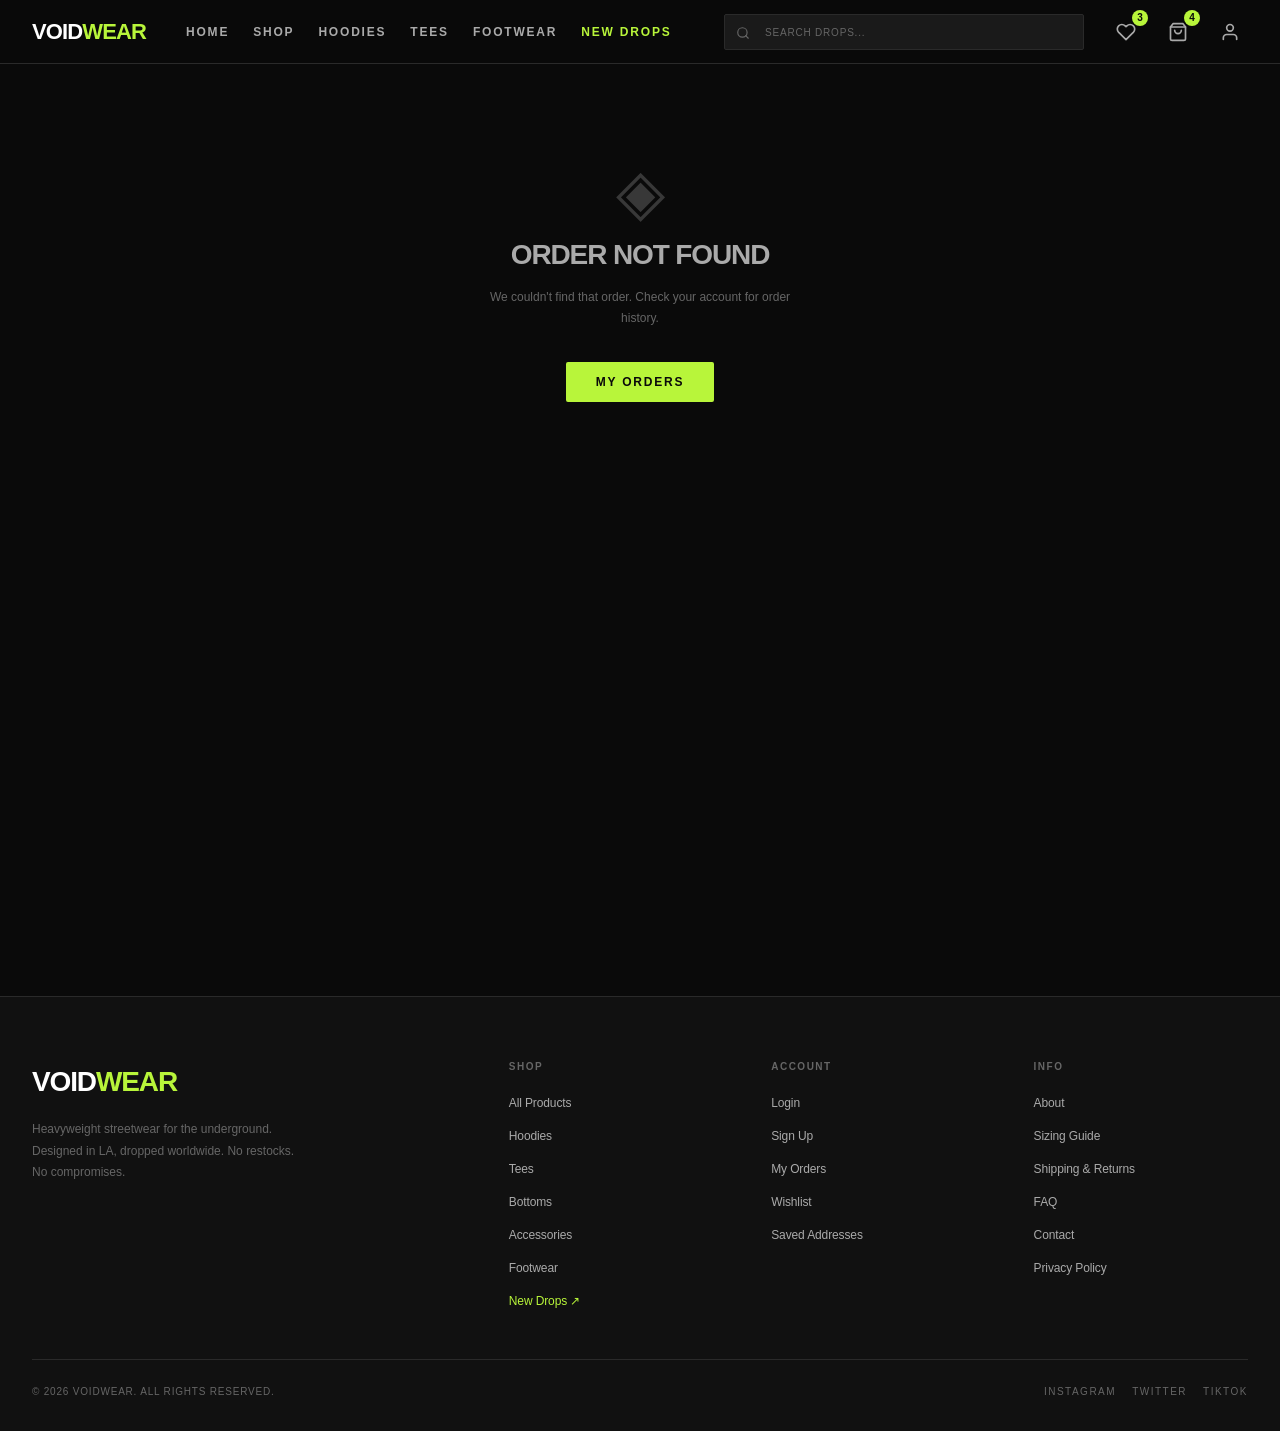
<file: order-confirmation.html>
<!DOCTYPE html>
<html lang="en">
<head>
  <meta charset="UTF-8" />
  <meta name="viewport" content="width=device-width, initial-scale=1.0" />
  <title>Order Confirmed — VOIDWEAR</title>
  <link rel="stylesheet" href="css/main.css" />
  <style>
    .confirm-wrap {
      max-width: 680px;
      margin: var(--sp-16) auto var(--sp-24);
      padding: 0 var(--gutter);
    }
    .confirm-hero {
      text-align: center;
      padding: var(--sp-16) var(--sp-8);
      background: var(--clr-surface);
      border: 1px solid var(--clr-border);
      margin-bottom: var(--sp-6);
      position: relative;
      overflow: hidden;
    }
    .confirm-hero::before {
      content: '✓';
      position: absolute;
      font-family: var(--font-display);
      font-size: 20rem;
      font-weight: var(--fw-black);
      color: rgba(184,245,58,0.03);
      top: 50%; left: 50%;
      transform: translate(-50%,-50%);
      pointer-events: none;
      user-select: none;
      line-height: 1;
    }
    .confirm-check {
      width: 72px; height: 72px;
      background: var(--clr-accent);
      border-radius: 50%;
      display: flex; align-items: center; justify-content: center;
      margin: 0 auto var(--sp-6);
      font-size: var(--fs-3xl);
      color: var(--clr-black);
      animation: pop-in .4s cubic-bezier(.34,1.56,.64,1) forwards;
    }
    @keyframes pop-in {
      from { transform: scale(0); opacity: 0; }
      to   { transform: scale(1); opacity: 1; }
    }
    .confirm-title {
      font-size: clamp(var(--fs-3xl), 6vw, var(--fs-5xl));
      letter-spacing: var(--ls-tight);
      margin-bottom: var(--sp-3);
    }
    .confirm-subtitle {
      font-size: var(--fs-base);
      color: var(--clr-text-2);
      margin-bottom: var(--sp-4);
    }
    .confirm-order-num {
      display: inline-block;
      font-family: var(--font-mono);
      font-size: var(--fs-lg);
      font-weight: var(--fw-bold);
      color: var(--clr-accent);
      background: var(--clr-accent-glow);
      border: 1px solid rgba(184,245,58,.25);
      padding: var(--sp-2) var(--sp-5);
      letter-spacing: var(--ls-wide);
      margin-top: var(--sp-2);
    }
    .confirm-section {
      background: var(--clr-surface);
      border: 1px solid var(--clr-border);
      padding: var(--sp-6);
      margin-bottom: var(--sp-4);
    }
    .confirm-section h3 {
      font-size: var(--fs-xs);
      letter-spacing: var(--ls-wider);
      text-transform: uppercase;
      color: var(--clr-text-3);
      margin-bottom: var(--sp-4);
      padding-bottom: var(--sp-3);
      border-bottom: 1px solid var(--clr-border);
    }
    .confirm-item {
      display: flex;
      gap: var(--sp-4);
      align-items: center;
      padding: var(--sp-3) 0;
      border-bottom: 1px solid var(--clr-border);
    }
    .confirm-item:last-child { border-bottom: none; }
    .confirm-item img {
      width: 56px; height: 68px;
      object-fit: cover; background: var(--clr-bg-4); flex-shrink: 0;
    }
    .confirm-item-name {
      font-family: var(--font-display);
      font-size: var(--fs-sm); font-weight: var(--fw-black);
      letter-spacing: var(--ls-tight); text-transform: uppercase;
    }
    .confirm-item-meta {
      font-size: var(--fs-xs); color: var(--clr-text-3); margin-top: 2px;
    }
    .confirm-item-price {
      margin-left: auto;
      font-family: var(--font-display);
      font-size: var(--fs-base); font-weight: var(--fw-black);
      color: var(--clr-accent); white-space: nowrap; flex-shrink: 0;
    }
    .address-block {
      font-size: var(--fs-sm);
      color: var(--clr-text-2);
      line-height: var(--lh-loose);
    }
    .totals-table { width: 100%; }
    .totals-table td {
      padding: var(--sp-2) 0;
      font-size: var(--fs-sm);
      color: var(--clr-text-2);
    }
    .totals-table td:last-child { text-align: right; }
    .totals-table tr.grand-total td {
      font-family: var(--font-display);
      font-size: var(--fs-xl); font-weight: var(--fw-black);
      color: var(--clr-text);
      border-top: 1px solid var(--clr-border);
      padding-top: var(--sp-4);
    }
    .totals-table tr.grand-total td:last-child { color: var(--clr-accent); }
    .status-badge {
      display: inline-flex; align-items: center; gap: var(--sp-2);
      padding: var(--sp-1) var(--sp-3);
      border-radius: var(--radius-sm);
      font-size: var(--fs-xs); font-weight: var(--fw-black);
      letter-spacing: var(--ls-wide); text-transform: uppercase;
    }
    .status-confirmed { background: var(--clr-accent-glow); color: var(--clr-accent); border: 1px solid rgba(184,245,58,.25); }
    .confirm-actions {
      display: flex; gap: var(--sp-4); flex-wrap: wrap;
      justify-content: center; margin-top: var(--sp-8);
    }
  </style>
</head>
<body>
  <div id="header-placeholder"></div>

  <main class="page-main">

    <!-- Loading -->
    <div id="conf-loading" class="loading-overlay" style="padding-top:var(--sp-24)">
      <div class="spinner"></div><p>Loading your order…</p>
    </div>

    <!-- Error -->
    <div id="conf-error" class="empty-state hidden">
      <div class="empty-icon">◈</div>
      <h3>Order Not Found</h3>
      <p>We couldn't find that order. Check your account for order history.</p>
      <a href="account.html" class="btn btn-primary mt-4">My Orders</a>
    </div>

    <!-- Content -->
    <div id="conf-content" class="confirm-wrap hidden">

      <!-- Hero -->
      <div class="confirm-hero">
        <div class="confirm-check" aria-hidden="true">✓</div>
        <h1 class="confirm-title">Order Confirmed</h1>
        <p class="confirm-subtitle">
          Thanks for your order — it's been received and is being processed.
        </p>
        <div class="confirm-order-num" id="conf-order-num">ORD-—</div>
      </div>

      <!-- Status + shipping -->
      <div class="confirm-section">
        <h3>Order Status</h3>
        <div style="display:flex;align-items:center;justify-content:space-between;flex-wrap:wrap;gap:var(--sp-3)">
          <span class="status-badge status-confirmed">
            <span style="width:6px;height:6px;border-radius:50%;background:currentColor"></span>
            Confirmed
          </span>
          <span style="font-size:var(--fs-xs);color:var(--clr-text-3);letter-spacing:var(--ls-normal)">
            Estimated dispatch: <strong style="color:var(--clr-text)">Within 48 hours</strong>
          </span>
        </div>
      </div>

      <!-- Items -->
      <div class="confirm-section">
        <h3>Items Ordered</h3>
        <div id="conf-items"></div>
      </div>

      <!-- 2-col: address + totals -->
      <div style="display:grid;grid-template-columns:1fr 1fr;gap:var(--sp-4)">
        <div class="confirm-section">
          <h3>Shipping To</h3>
          <div class="address-block" id="conf-address"></div>
        </div>
        <div class="confirm-section">
          <h3>Payment</h3>
          <div style="font-size:var(--fs-sm);color:var(--clr-text-2);margin-bottom:var(--sp-4)" id="conf-payment"></div>
          <table class="totals-table" id="conf-totals"></table>
        </div>
      </div>

      <!-- Actions -->
      <div class="confirm-actions">
        <a href="account.html" class="btn btn-secondary">View All Orders</a>
        <a href="shop.html" class="btn btn-primary">Keep Shopping</a>
      </div>

    </div>
  </main>

  <div id="footer-placeholder"></div>
  <script type="module" src="js/pages/orderConfirmation.js"></script>
</body>
</html>
</file>
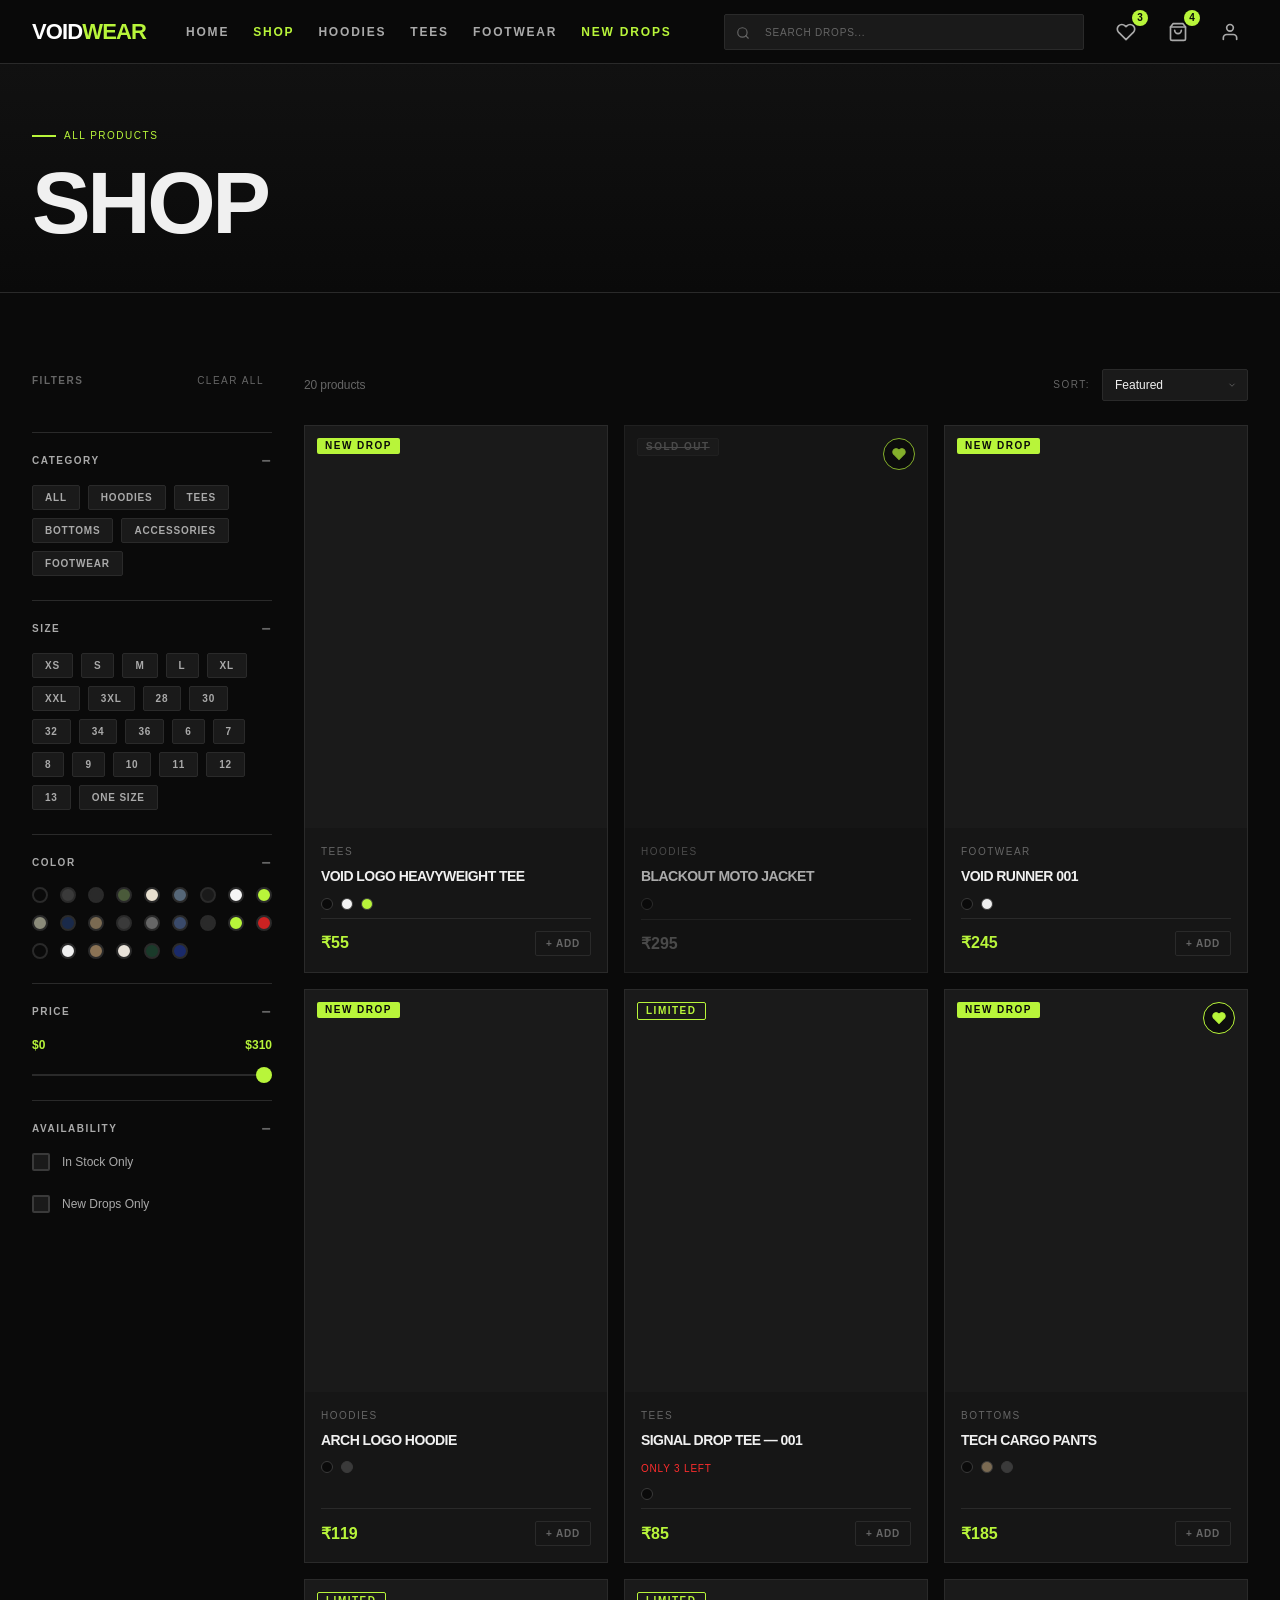
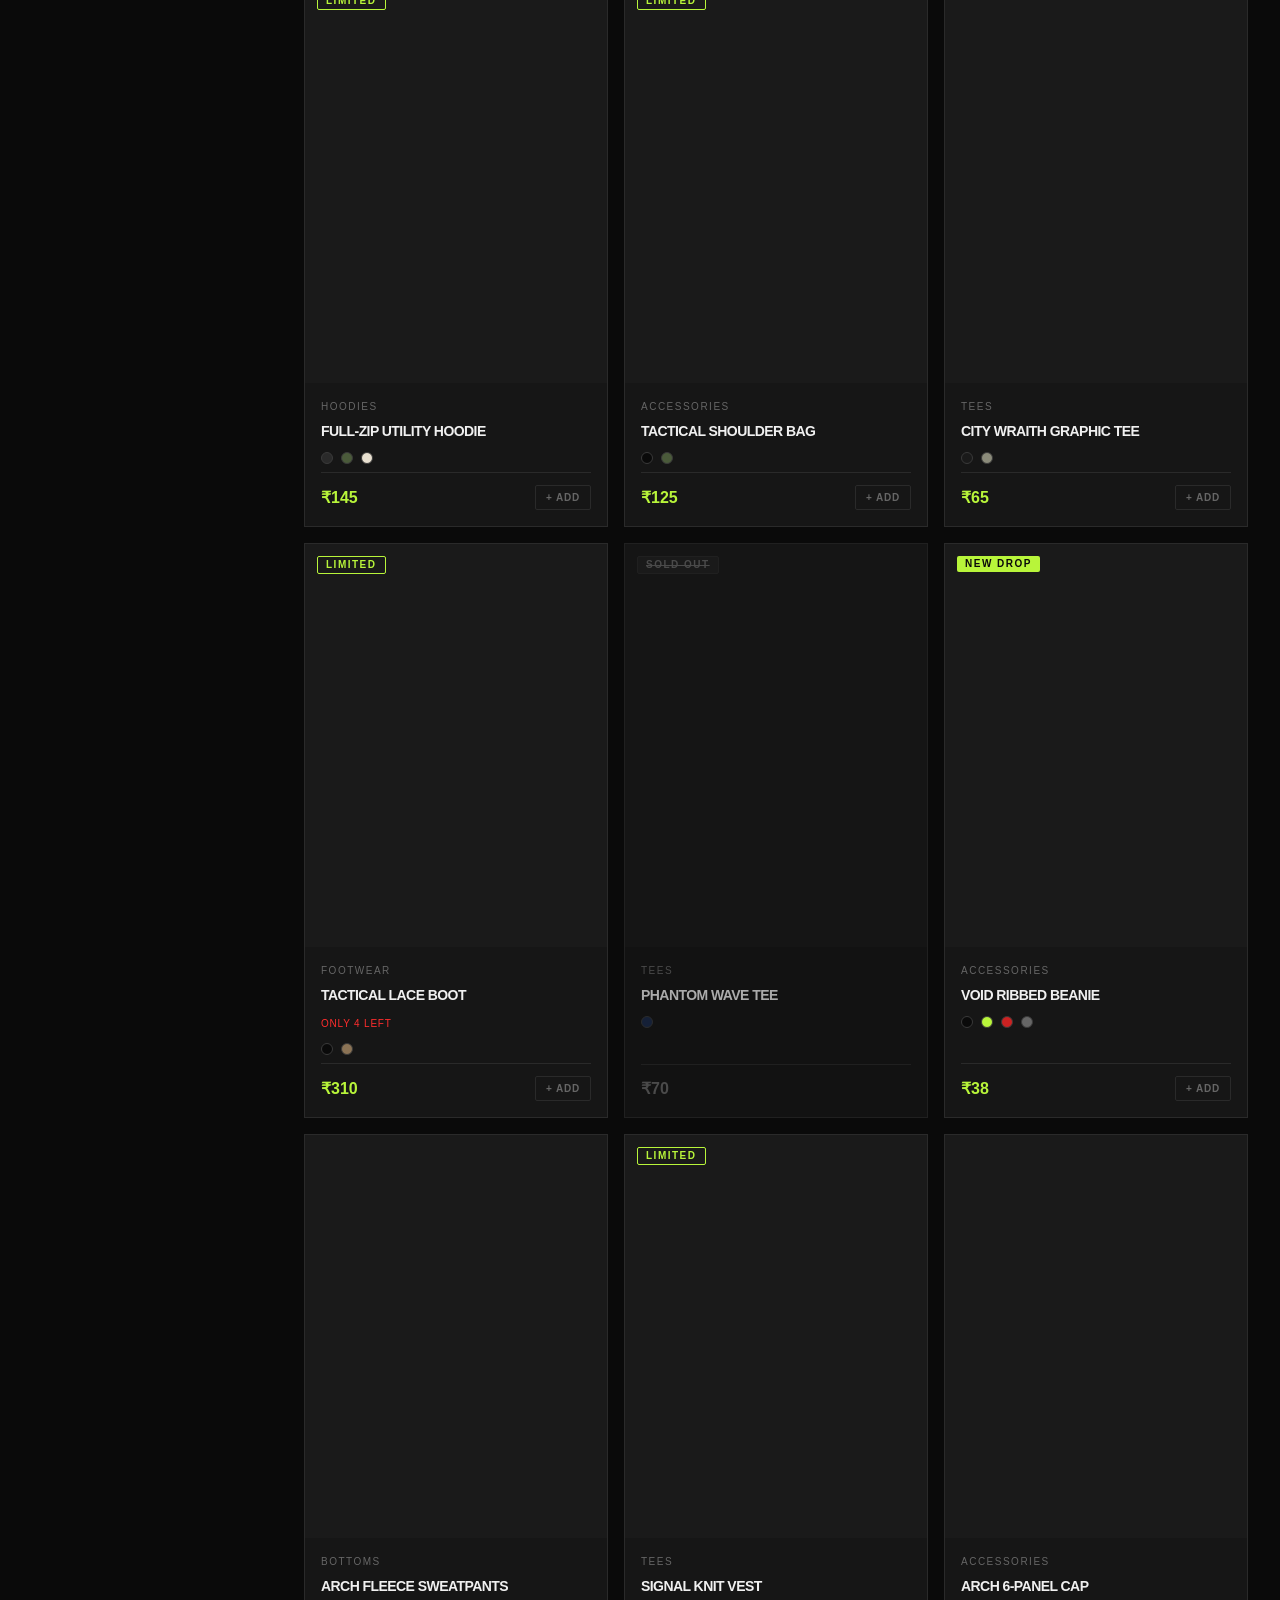
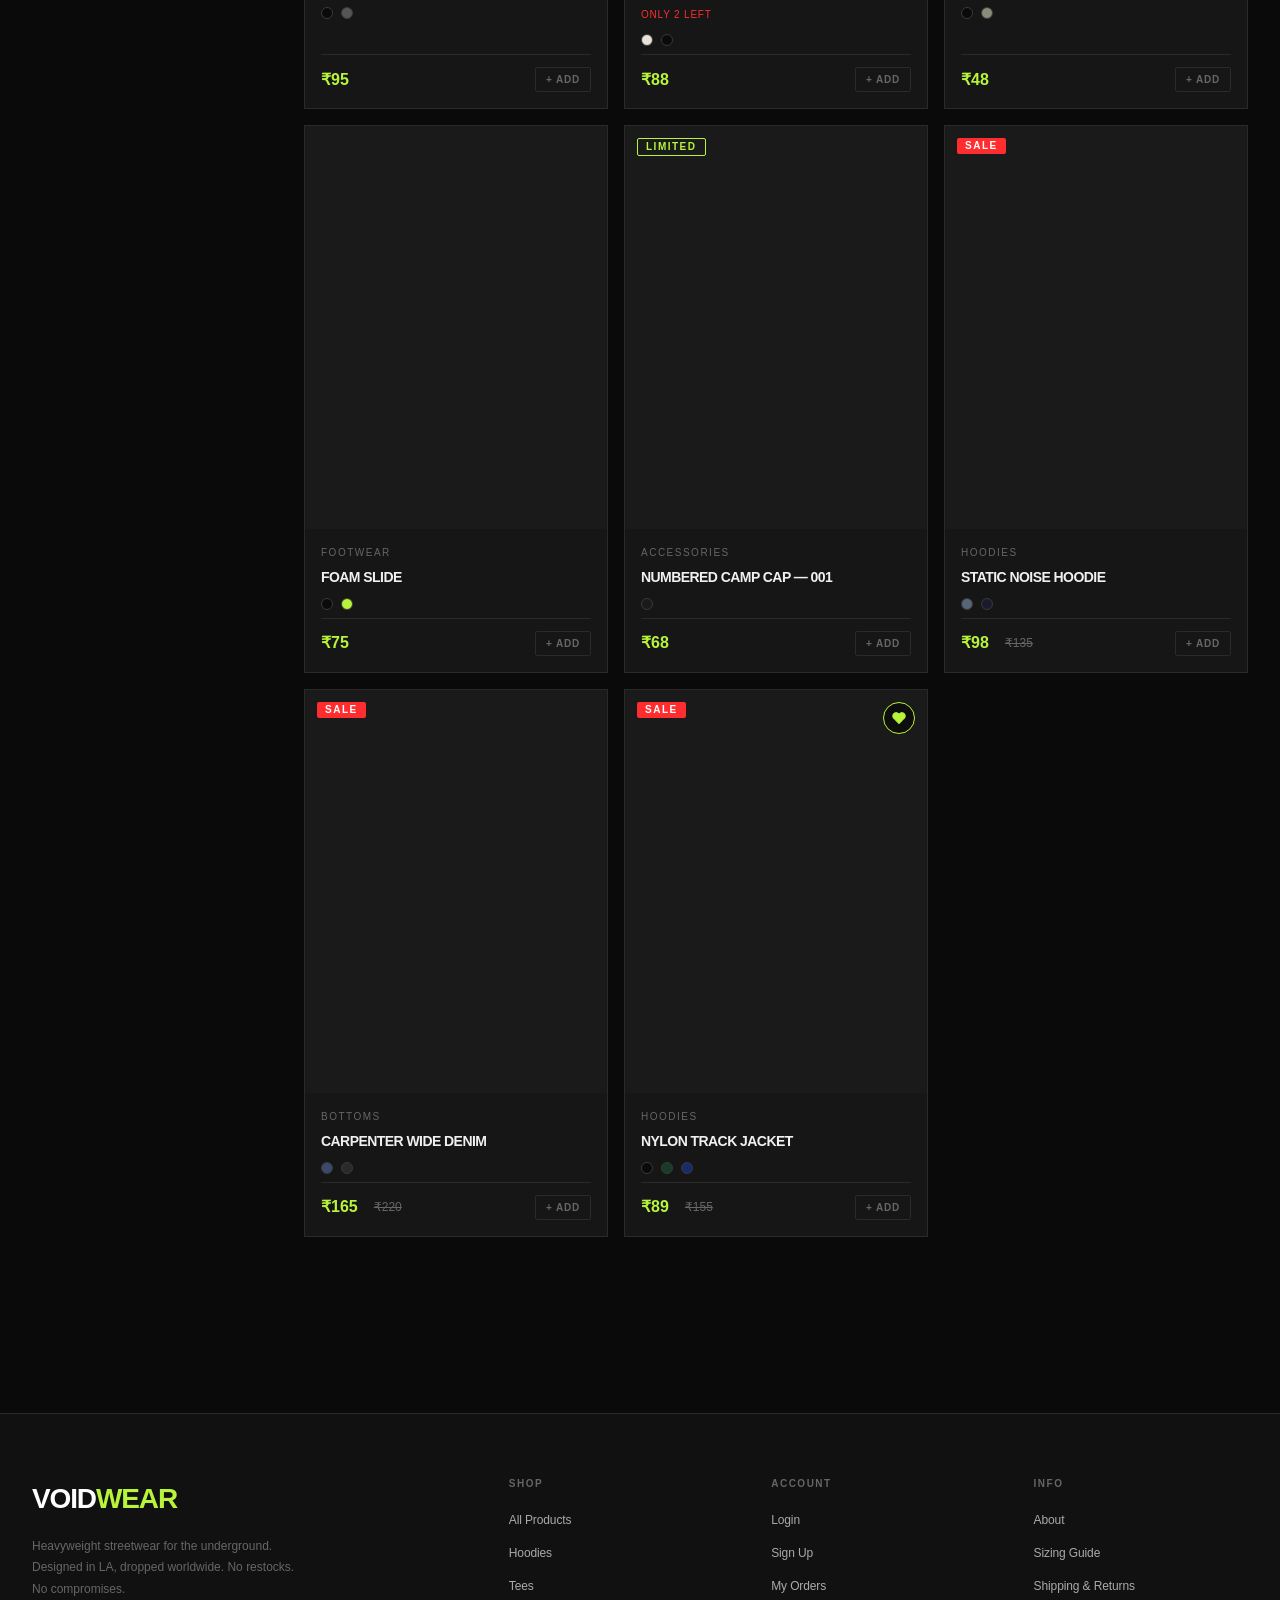
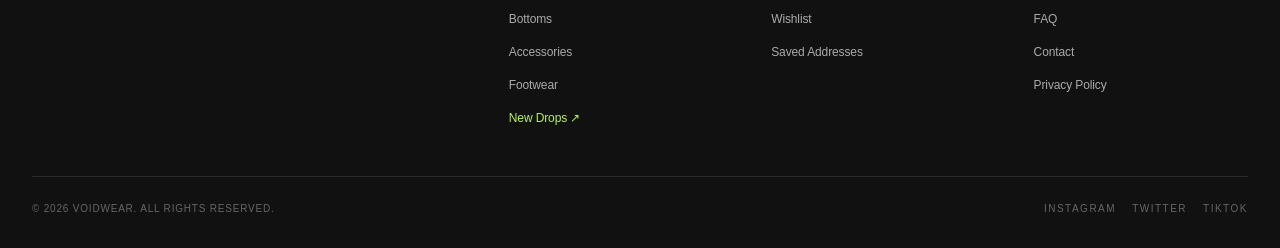
<file: shop.html>
<!DOCTYPE html>
<html lang="en">
<head>
  <meta charset="UTF-8" />
  <meta name="viewport" content="width=device-width, initial-scale=1.0" />
  <meta name="description" content="Shop all VOIDWEAR drops — hoodies, tees, bottoms, accessories, footwear." />
  <title>Shop — VOIDWEAR</title>
  <link rel="stylesheet" href="css/main.css" />
  <style>
    .shop-hero {
      padding: var(--sp-16) 0 var(--sp-10);
      background: linear-gradient(180deg, var(--clr-bg-2) 0%, var(--clr-bg) 100%);
      border-bottom: 1px solid var(--clr-border);
    }
    .shop-hero h1 { font-size: clamp(var(--fs-4xl), 8vw, var(--fs-6xl)); }
    .active-filters {
      display: flex;
      flex-wrap: wrap;
      gap: var(--sp-2);
      margin-bottom: var(--sp-4);
      min-height: 28px;
    }
    .active-filter-tag {
      display: inline-flex;
      align-items: center;
      gap: var(--sp-2);
      padding: 4px 10px;
      background: var(--clr-accent-glow);
      border: 1px solid var(--clr-accent);
      border-radius: var(--radius-sm);
      font-size: var(--fs-xs);
      font-weight: var(--fw-bold);
      letter-spacing: var(--ls-wide);
      text-transform: uppercase;
      color: var(--clr-accent);
      cursor: pointer;
    }
    .active-filter-tag:hover { background: var(--clr-accent); color: var(--clr-black); }
    .clear-all-btn {
      font-size: var(--fs-xs);
      letter-spacing: var(--ls-wider);
      text-transform: uppercase;
      color: var(--clr-text-3);
      background: none;
      border: none;
      cursor: pointer;
      padding: 4px 8px;
      align-self: center;
      transition: color var(--transition-fast);
    }
    .clear-all-btn:hover { color: var(--clr-red); }
    .mobile-filter-bar {
      display: none;
      gap: var(--sp-3);
      margin-bottom: var(--sp-6);
      align-items: center;
    }
    @media (max-width: 768px) {
      .mobile-filter-bar { display: flex; flex-wrap: wrap; }
    }
    .color-filter-dot {
      width: 16px;
      height: 16px;
      border-radius: 50%;
      border: 2px solid var(--clr-border);
      cursor: pointer;
      display: inline-block;
      transition: transform var(--transition-fast), border-color var(--transition-fast);
    }
    .color-filter-dot:hover,
    .color-filter-dot.active { transform: scale(1.25); border-color: var(--clr-accent); }
  </style>
</head>
<body>
  <div id="header-placeholder"></div>

  <main class="page-main">
    <!-- Page Hero -->
    <div class="shop-hero">
      <div class="container">
        <div class="section-label" id="shop-label">All Products</div>
        <h1 id="shop-title">Shop</h1>
      </div>
    </div>

    <div class="container" style="padding-top:var(--sp-8);padding-bottom:var(--sp-20)">

      <!-- Mobile filter bar -->
      <div class="mobile-filter-bar">
        <button class="btn btn-dark btn-sm filter-toggle-btn" id="filter-toggle-btn">
          ☰ Filters
        </button>
        <select class="sort-select" id="mobile-sort-select" aria-label="Sort products">
          <option value="">Sort: Featured</option>
          <option value="newest">Newest</option>
          <option value="popularity">Most Popular</option>
          <option value="price-asc">Price: Low → High</option>
          <option value="price-desc">Price: High → Low</option>
          <option value="rating">Top Rated</option>
        </select>
        <span id="mobile-results-count" class="results-count"></span>
      </div>

      <!-- Active filter tags -->
      <div class="active-filters" id="active-filters"></div>

      <div class="shop-layout">

        <!-- ── SIDEBAR FILTERS ─────────────────────────── -->
        <aside class="filters-sidebar" id="filters-sidebar" aria-label="Product filters">
          <div style="display:flex;align-items:center;justify-content:space-between;margin-bottom:var(--sp-4)">
            <span style="font-size:var(--fs-xs);letter-spacing:var(--ls-wider);text-transform:uppercase;color:var(--clr-text-3);font-weight:700">Filters</span>
            <button class="clear-all-btn" id="clear-all-btn">Clear All</button>
          </div>

          <!-- Category -->
          <div class="filter-section">
            <div class="filter-section-title" data-filter-toggle="category">
              Category <span class="toggle-icon">−</span>
            </div>
            <div class="filter-section-body" id="filter-category">
              <!-- populated by JS -->
            </div>
          </div>

          <!-- Size -->
          <div class="filter-section">
            <div class="filter-section-title" data-filter-toggle="size">
              Size <span class="toggle-icon">−</span>
            </div>
            <div class="filter-section-body" id="filter-size">
              <div class="filter-options" id="size-options">
                <!-- populated by JS -->
              </div>
            </div>
          </div>

          <!-- Color -->
          <div class="filter-section">
            <div class="filter-section-title" data-filter-toggle="color">
              Color <span class="toggle-icon">−</span>
            </div>
            <div class="filter-section-body" id="filter-color">
              <div class="filter-options" id="color-options" style="gap:var(--sp-3)">
                <!-- populated by JS -->
              </div>
            </div>
          </div>

          <!-- Price -->
          <div class="filter-section">
            <div class="filter-section-title" data-filter-toggle="price">
              Price <span class="toggle-icon">−</span>
            </div>
            <div class="filter-section-body" id="filter-price">
              <div class="price-range-display">
                <span>$0</span>
                <span id="price-max-label">$350</span>
              </div>
              <input type="range" id="price-range" min="0" max="350" value="350"
                     step="5" aria-label="Maximum price" />
            </div>
          </div>

          <!-- Availability -->
          <div class="filter-section">
            <div class="filter-section-title" data-filter-toggle="avail">
              Availability <span class="toggle-icon">−</span>
            </div>
            <div class="filter-section-body" id="filter-avail">
              <label class="form-check">
                <input type="checkbox" id="in-stock-only" />
                <label for="in-stock-only">In Stock Only</label>
              </label>
              <label class="form-check" style="margin-top:var(--sp-3)">
                <input type="checkbox" id="new-only" />
                <label for="new-only">New Drops Only</label>
              </label>
            </div>
          </div>

          <!-- Mobile close -->
          <button class="btn btn-primary btn-block" id="apply-filters-btn"
                  style="display:none;margin-top:var(--sp-6)">
            Apply Filters
          </button>
        </aside>

        <!-- ── PRODUCT GRID ────────────────────────────── -->
        <div>
          <!-- Sort bar (desktop) -->
          <div class="sort-bar">
            <span class="results-count" id="results-count"></span>
            <div class="sort-controls">
              <label for="sort-select">Sort:</label>
              <select class="sort-select" id="sort-select" aria-label="Sort products">
                <option value="">Featured</option>
                <option value="newest">Newest</option>
                <option value="popularity">Most Popular</option>
                <option value="price-asc">Price: Low → High</option>
                <option value="price-desc">Price: High → Low</option>
                <option value="rating">Top Rated</option>
              </select>
            </div>
          </div>

          <div class="product-grid" id="product-grid">
            <!-- rendered by JS -->
          </div>
        </div>

      </div>
    </div>
  </main>

  <div id="footer-placeholder"></div>
  <script type="module" src="js/pages/shop.js"></script>
</body>
</html>
</file>
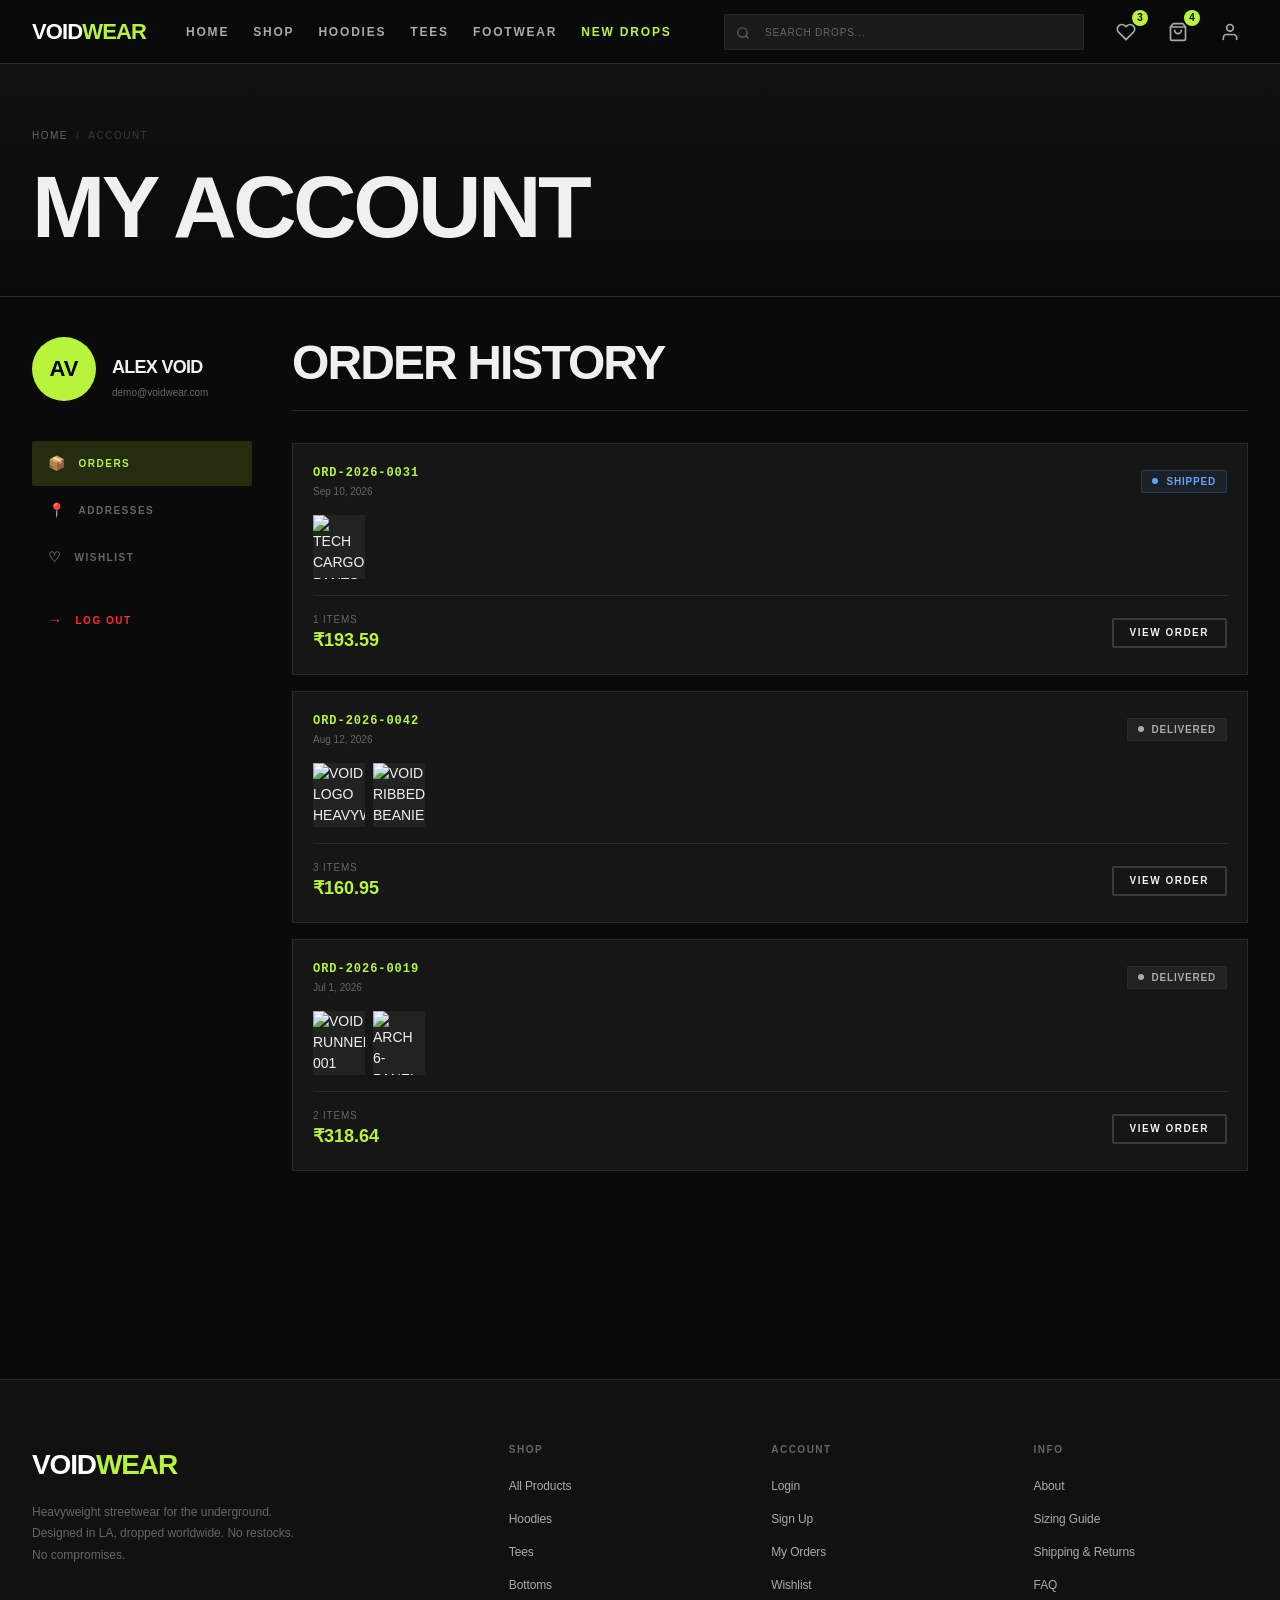
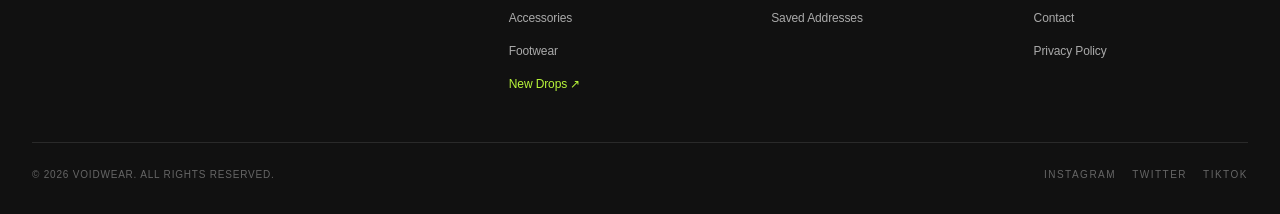
<file: signup.html>
<!DOCTYPE html>
<html lang="en">
<head>
  <meta charset="UTF-8" />
  <meta name="viewport" content="width=device-width, initial-scale=1.0" />
  <title>Create Account — VOIDWEAR</title>
  <link rel="stylesheet" href="css/main.css" />
  <style>
    .auth-wrap {
      min-height: calc(100svh - var(--header-h));
      display: flex;
      align-items: center;
      justify-content: center;
      padding: var(--sp-12) var(--gutter);
      background:
        radial-gradient(ellipse 60% 50% at 80% 20%, rgba(184,245,58,.05) 0%, transparent 60%),
        var(--clr-bg);
    }
    .auth-card { width: 100%; max-width: 480px; }
    .auth-logo {
      display: block;
      font-family: var(--font-display);
      font-size: var(--fs-3xl);
      font-weight: var(--fw-black);
      letter-spacing: var(--ls-tight);
      text-transform: uppercase;
      text-align: center;
      margin-bottom: var(--sp-8);
    }
    .auth-logo span { color: var(--clr-accent); }
    .auth-box { background: var(--clr-surface); border: 1px solid var(--clr-border); padding: var(--sp-8); }
    .auth-box h1 { font-size: var(--fs-2xl); letter-spacing: var(--ls-tight); margin-bottom: var(--sp-2); }
    .auth-box .auth-sub { font-size: var(--fs-sm); color: var(--clr-text-3); margin-bottom: var(--sp-8); }
    .auth-form { display: flex; flex-direction: column; gap: var(--sp-5); }
    .auth-global-error {
      background: rgba(255,45,45,.08);
      border: 1px solid rgba(255,45,45,.25);
      color: var(--clr-red);
      padding: var(--sp-3) var(--sp-4);
      font-size: var(--fs-sm);
      display: none;
    }
    .auth-global-error.visible { display: block; }
    .auth-footer { text-align: center; margin-top: var(--sp-6); font-size: var(--fs-sm); color: var(--clr-text-3); }
    .auth-footer a { color: var(--clr-accent); font-weight: var(--fw-bold); transition: opacity var(--transition-fast); }
    .auth-footer a:hover { opacity: .8; }
    .password-wrap { position: relative; }
    .toggle-pw {
      position: absolute; right: var(--sp-3); top: 50%; transform: translateY(-50%);
      font-size: var(--fs-xs); letter-spacing: var(--ls-wide); text-transform: uppercase;
      color: var(--clr-text-3); cursor: pointer; user-select: none; transition: color var(--transition-fast);
    }
    .toggle-pw:hover { color: var(--clr-accent); }
    .password-strength {
      height: 3px; background: var(--clr-border); border-radius: 2px;
      margin-top: var(--sp-2); overflow: hidden;
    }
    .password-strength-bar {
      height: 100%; width: 0; border-radius: 2px;
      transition: width .3s ease, background .3s ease;
    }
    .strength-label {
      font-size: var(--fs-xs); color: var(--clr-text-3);
      margin-top: var(--sp-1); letter-spacing: var(--ls-normal);
    }
    .terms-note { font-size: var(--fs-xs); color: var(--clr-text-3); line-height: var(--lh-loose); }
    .terms-note a { color: var(--clr-accent); }
  </style>
</head>
<body>
  <div id="header-placeholder"></div>

  <main class="page-main" style="padding-top:0">
    <div class="auth-wrap">
      <div class="auth-card">

        <a href="index.html" class="auth-logo">VOID<span>WEAR</span></a>

        <div class="auth-box">
          <h1>Create Account</h1>
          <p class="auth-sub">Join the underground. Free to sign up.</p>

          <div class="auth-global-error" id="global-error" role="alert"></div>

          <form class="auth-form" id="signup-form" novalidate>

            <div class="form-grid">
              <div class="form-group">
                <label class="form-label" for="first-name">First Name</label>
                <input class="form-control" id="first-name" name="firstName"
                       type="text" placeholder="Alex" autocomplete="given-name" />
                <div class="form-error" id="err-first-name"></div>
              </div>
              <div class="form-group">
                <label class="form-label" for="last-name">Last Name</label>
                <input class="form-control" id="last-name" name="lastName"
                       type="text" placeholder="Void" autocomplete="family-name" />
                <div class="form-error" id="err-last-name"></div>
              </div>
            </div>

            <div class="form-group">
              <label class="form-label" for="email">Email Address</label>
              <input class="form-control" id="email" name="email"
                     type="email" placeholder="you@email.com"
                     autocomplete="email" inputmode="email" />
              <div class="form-error" id="err-email"></div>
            </div>

            <div class="form-group">
              <label class="form-label" for="password">Password</label>
              <div class="password-wrap">
                <input class="form-control" id="password" name="password"
                       type="password" placeholder="Min. 8 characters"
                       autocomplete="new-password" style="padding-right:3.5rem" />
                <span class="toggle-pw" id="toggle-pw" role="button"
                      tabindex="0" aria-label="Toggle password visibility">Show</span>
              </div>
              <div class="password-strength">
                <div class="password-strength-bar" id="strength-bar"></div>
              </div>
              <div class="strength-label" id="strength-label"></div>
              <div class="form-error" id="err-password"></div>
            </div>

            <div class="form-group">
              <label class="form-label" for="confirm-password">Confirm Password</label>
              <input class="form-control" id="confirm-password" name="confirmPassword"
                     type="password" placeholder="Re-enter password"
                     autocomplete="new-password" />
              <div class="form-error" id="err-confirm-password"></div>
            </div>

            <p class="terms-note">
              By creating an account you agree to our
              <a href="#">Terms of Service</a> and
              <a href="#">Privacy Policy</a>.
            </p>

            <button type="submit" class="btn btn-primary btn-xl btn-block"
                    id="signup-btn">
              Create Account
            </button>

          </form>
        </div>

        <div class="auth-footer">
          Already have an account? <a href="login.html">Sign in</a>
        </div>

      </div>
    </div>
  </main>

  <script type="module" src="js/pages/signup.js"></script>
</body>
</html>
</file>
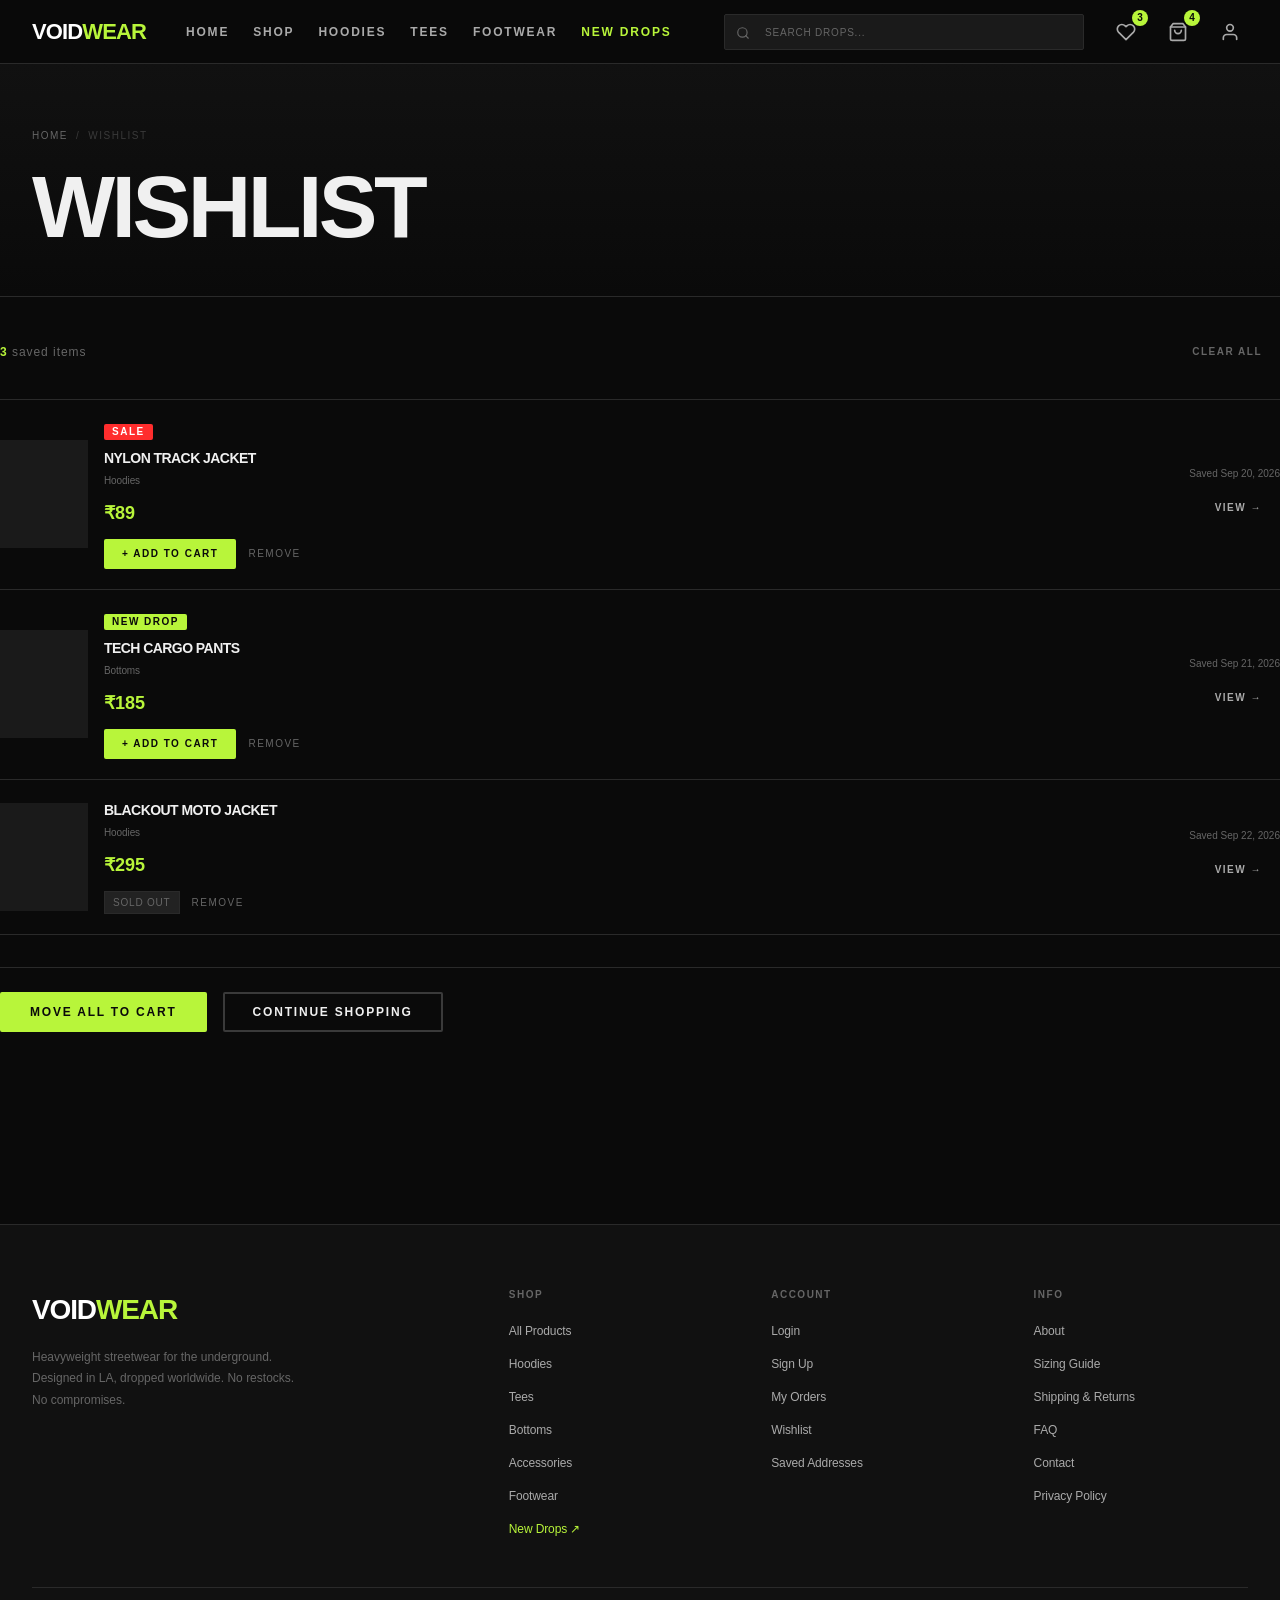
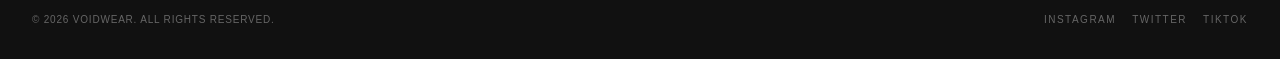
<file: wishlist.html>
<!DOCTYPE html>
<html lang="en">
<head>
  <meta charset="UTF-8" />
  <meta name="viewport" content="width=device-width, initial-scale=1.0" />
  <title>Wishlist — VOIDWEAR</title>
  <link rel="stylesheet" href="css/main.css" />
  <style>
    .wishlist-layout {
      padding: var(--sp-10) 0 var(--sp-24);
    }
    .wishlist-header-row {
      display: flex;
      align-items: center;
      justify-content: space-between;
      flex-wrap: wrap;
      gap: var(--sp-4);
      margin-bottom: var(--sp-8);
    }
    .wishlist-count {
      font-size: var(--fs-sm);
      color: var(--clr-text-3);
      letter-spacing: var(--ls-wide);
    }
    .wishlist-count strong { color: var(--clr-accent); }

    /* Wishlist item row (list view) */
    .wishlist-item {
      display: grid;
      grid-template-columns: 88px 1fr auto;
      gap: var(--sp-4);
      align-items: center;
      padding: var(--sp-5) 0;
      border-bottom: 1px solid var(--clr-border);
      transition: background var(--transition-fast);
    }
    .wishlist-item:first-child { border-top: 1px solid var(--clr-border); }
    .wishlist-item img {
      width: 88px; height: 108px;
      object-fit: cover;
      background: var(--clr-bg-3);
      display: block;
      flex-shrink: 0;
    }
    .wishlist-item-name {
      font-family: var(--font-display);
      font-size: var(--fs-base);
      font-weight: var(--fw-black);
      letter-spacing: var(--ls-tight);
      text-transform: uppercase;
      color: var(--clr-text);
      text-decoration: none;
      display: block;
      margin-bottom: var(--sp-1);
      transition: color var(--transition-fast);
    }
    .wishlist-item-name:hover { color: var(--clr-accent); }
    .wishlist-item-meta {
      font-size: var(--fs-xs);
      color: var(--clr-text-3);
      letter-spacing: var(--ls-normal);
      text-transform: capitalize;
      margin-bottom: var(--sp-3);
    }
    .wishlist-item-price {
      font-family: var(--font-display);
      font-size: var(--fs-lg);
      font-weight: var(--fw-black);
      color: var(--clr-accent);
      margin-bottom: var(--sp-3);
    }
    .wishlist-item-actions {
      display: flex;
      gap: var(--sp-3);
      flex-wrap: wrap;
      align-items: center;
    }
    .wishlist-remove-btn {
      font-size: var(--fs-xs);
      letter-spacing: var(--ls-wider);
      text-transform: uppercase;
      color: var(--clr-text-3);
      background: none; border: none; cursor: pointer;
      padding: 0; transition: color var(--transition-fast);
    }
    .wishlist-remove-btn:hover { color: var(--clr-red); }

    /* Stock badge on wishlist */
    .wl-stock-out {
      font-size: var(--fs-xs);
      letter-spacing: var(--ls-wide);
      text-transform: uppercase;
      color: var(--clr-text-3);
      padding: 3px 8px;
      background: var(--clr-bg-4);
      border: 1px solid var(--clr-border);
    }

    /* Right-side item controls */
    .wishlist-item-right {
      display: flex;
      flex-direction: column;
      align-items: flex-end;
      gap: var(--sp-3);
      flex-shrink: 0;
    }
    .wishlist-item-added {
      font-size: var(--fs-xs);
      color: var(--clr-text-3);
      white-space: nowrap;
    }

    /* Move-all bar */
    .wishlist-actions-bar {
      display: flex;
      gap: var(--sp-4);
      align-items: center;
      flex-wrap: wrap;
      margin-top: var(--sp-8);
      padding-top: var(--sp-6);
      border-top: 1px solid var(--clr-border);
    }

    @media (max-width: 640px) {
      .wishlist-item {
        grid-template-columns: 72px 1fr;
        grid-template-rows: auto auto;
      }
      .wishlist-item-right {
        grid-column: 2;
        align-items: flex-start;
      }
    }
  </style>
</head>
<body>
  <div id="header-placeholder"></div>

  <main class="page-main">
    <div class="page-hero">
      <div class="container">
        <div class="breadcrumb">
          <a href="index.html">Home</a><span>/</span><span>Wishlist</span>
        </div>
        <h1>Wishlist</h1>
      </div>
    </div>

    <div class="container wishlist-layout">

      <!-- Loading -->
      <div id="wl-loading" class="loading-overlay" style="padding:var(--sp-12)">
        <div class="spinner"></div>
        <p>Loading wishlist…</p>
      </div>

      <!-- Empty -->
      <div id="wl-empty" class="empty-state hidden">
        <div class="empty-icon">♡</div>
        <h3>Your Wishlist is Empty</h3>
        <p>Tap the heart on any product to save it here for later.</p>
        <a href="shop.html" class="btn btn-primary mt-4">Browse Drops</a>
      </div>

      <!-- Content -->
      <div id="wl-content" class="hidden">

        <div class="wishlist-header-row">
          <p class="wishlist-count">
            <strong id="wl-count">0</strong> saved items
          </p>
          <button class="btn btn-ghost btn-sm" id="clear-wishlist-btn"
                  style="color:var(--clr-text-3);font-size:var(--fs-xs)">
            Clear All
          </button>
        </div>

        <!-- Items list -->
        <div id="wl-items"></div>

        <!-- Bottom actions -->
        <div class="wishlist-actions-bar">
          <button class="btn btn-primary" id="move-all-to-cart-btn">
            Move All to Cart
          </button>
          <a href="shop.html" class="btn btn-secondary">Continue Shopping</a>
        </div>

      </div>
    </div>
  </main>

  <div id="footer-placeholder"></div>
  <script type="module" src="js/pages/wishlist.js"></script>
</body>
</html>
</file>
<file: css/main.css>
/* ============================================================
   STREETWEAR — GLOBAL STYLESHEET
   Design: Dark base, neon green accent, bold typography
   ============================================================ */

/* ------------------------------------------------------------
   0. CSS CUSTOM PROPERTIES (Design Tokens)
   ------------------------------------------------------------ */
:root {
  /* Brand Colors */
  --clr-bg:          #0a0a0a;
  --clr-bg-2:        #111111;
  --clr-bg-3:        #1a1a1a;
  --clr-bg-4:        #222222;
  --clr-surface:     #161616;
  --clr-border:      #2a2a2a;
  --clr-border-light:#3a3a3a;

  --clr-accent:      #b8f53a;   /* neon green */
  --clr-accent-dim:  #8fc42a;
  --clr-accent-dark: #5a7a15;
  --clr-accent-glow: rgba(184, 245, 58, 0.15);

  --clr-red:         #ff2d2d;
  --clr-red-dim:     #cc1f1f;

  --clr-text:        #f0f0f0;
  --clr-text-2:      #aaaaaa;
  --clr-text-3:      #666666;
  --clr-text-inv:    #0a0a0a;

  --clr-white:       #ffffff;
  --clr-black:       #000000;

  /* Typography */
  --font-display:    'Arial Black', 'Helvetica Neue', Arial, sans-serif;
  --font-body:       'Helvetica Neue', Helvetica, Arial, sans-serif;
  --font-mono:       'Courier New', Courier, monospace;

  --fs-xs:    0.625rem;   /* 10px */
  --fs-sm:    0.75rem;    /* 12px */
  --fs-base:  0.875rem;   /* 14px */
  --fs-md:    1rem;       /* 16px */
  --fs-lg:    1.125rem;   /* 18px */
  --fs-xl:    1.375rem;   /* 22px */
  --fs-2xl:   1.75rem;    /* 28px */
  --fs-3xl:   2.25rem;    /* 36px */
  --fs-4xl:   3rem;       /* 48px */
  --fs-5xl:   4rem;       /* 64px */
  --fs-6xl:   5.5rem;     /* 88px */

  --fw-normal: 400;
  --fw-medium: 500;
  --fw-bold:   700;
  --fw-black:  900;

  --lh-tight:  1.1;
  --lh-snug:   1.3;
  --lh-normal: 1.5;
  --lh-loose:  1.8;

  --ls-tight:  -0.04em;
  --ls-normal: -0.01em;
  --ls-wide:   0.08em;
  --ls-wider:  0.15em;

  /* Spacing */
  --sp-1:   0.25rem;
  --sp-2:   0.5rem;
  --sp-3:   0.75rem;
  --sp-4:   1rem;
  --sp-5:   1.25rem;
  --sp-6:   1.5rem;
  --sp-8:   2rem;
  --sp-10:  2.5rem;
  --sp-12:  3rem;
  --sp-16:  4rem;
  --sp-20:  5rem;
  --sp-24:  6rem;
  --sp-32:  8rem;

  /* Layout */
  --max-width: 1400px;
  --gutter:    clamp(1rem, 4vw, 2rem);

  /* Effects */
  --radius-sm:  2px;
  --radius-md:  4px;
  --radius-lg:  8px;
  --shadow-sm:  0 2px 8px rgba(0,0,0,0.4);
  --shadow-md:  0 4px 24px rgba(0,0,0,0.6);
  --shadow-lg:  0 8px 48px rgba(0,0,0,0.8);
  --shadow-accent: 0 0 20px rgba(184,245,58,0.3);

  --transition-fast:   150ms ease;
  --transition-base:   250ms ease;
  --transition-slow:   400ms ease;

  /* Header */
  --header-h: 64px;
}

/* ------------------------------------------------------------
   1. RESET & BASE
   ------------------------------------------------------------ */
*, *::before, *::after {
  box-sizing: border-box;
  margin: 0;
  padding: 0;
}

html {
  font-size: 16px;
  scroll-behavior: smooth;
  -webkit-text-size-adjust: 100%;
}

body {
  background-color: var(--clr-bg);
  color: var(--clr-text);
  font-family: var(--font-body);
  font-size: var(--fs-base);
  line-height: var(--lh-normal);
  font-weight: var(--fw-normal);
  min-height: 100vh;
  -webkit-font-smoothing: antialiased;
  -moz-osx-font-smoothing: grayscale;
}

img, video {
  display: block;
  max-width: 100%;
  height: auto;
}

a {
  color: inherit;
  text-decoration: none;
}

button, input, select, textarea {
  font: inherit;
  color: inherit;
}

button {
  cursor: pointer;
  border: none;
  background: none;
}

ul, ol {
  list-style: none;
}

h1, h2, h3, h4, h5, h6 {
  font-family: var(--font-display);
  font-weight: var(--fw-black);
  line-height: var(--lh-tight);
  letter-spacing: var(--ls-tight);
  text-transform: uppercase;
}

input, textarea, select {
  outline: none;
}

/* ------------------------------------------------------------
   2. LAYOUT UTILITIES
   ------------------------------------------------------------ */
.container {
  width: 100%;
  max-width: var(--max-width);
  margin: 0 auto;
  padding: 0 var(--gutter);
}

.sr-only {
  position: absolute;
  width: 1px;
  height: 1px;
  padding: 0;
  margin: -1px;
  overflow: hidden;
  clip: rect(0,0,0,0);
  white-space: nowrap;
  border: 0;
}

.page-main {
  padding-top: var(--header-h);
  min-height: 100vh;
}

/* ------------------------------------------------------------
   3. HEADER & NAVIGATION
   ------------------------------------------------------------ */
.site-header {
  position: fixed;
  top: 0;
  left: 0;
  right: 0;
  z-index: 1000;
  height: var(--header-h);
  background: rgba(10, 10, 10, 0.95);
  backdrop-filter: blur(12px);
  -webkit-backdrop-filter: blur(12px);
  border-bottom: 1px solid var(--clr-border);
  display: flex;
  align-items: center;
}

.header-inner {
  display: flex;
  align-items: center;
  gap: var(--sp-6);
  width: 100%;
  max-width: var(--max-width);
  margin: 0 auto;
  padding: 0 var(--gutter);
}

.site-logo {
  font-family: var(--font-display);
  font-weight: var(--fw-black);
  font-size: var(--fs-xl);
  letter-spacing: var(--ls-tight);
  text-transform: uppercase;
  color: var(--clr-white);
  white-space: nowrap;
  flex-shrink: 0;
}

.site-logo span {
  color: var(--clr-accent);
}

.site-nav {
  display: flex;
  align-items: center;
  gap: var(--sp-6);
  margin-left: var(--sp-4);
}

.site-nav a {
  font-size: var(--fs-sm);
  font-weight: var(--fw-bold);
  letter-spacing: var(--ls-wider);
  text-transform: uppercase;
  color: var(--clr-text-2);
  transition: color var(--transition-fast);
  white-space: nowrap;
}

.site-nav a:hover,
.site-nav a.active {
  color: var(--clr-accent);
}

/* Search bar */
.header-search {
  flex: 1;
  max-width: 360px;
  margin-left: auto;
  position: relative;
}

.header-search input {
  width: 100%;
  background: var(--clr-bg-3);
  border: 1px solid var(--clr-border);
  border-radius: var(--radius-sm);
  padding: var(--sp-2) var(--sp-4) var(--sp-2) 2.5rem;
  font-size: var(--fs-sm);
  color: var(--clr-text);
  transition: border-color var(--transition-fast), background var(--transition-fast);
}

.header-search input::placeholder {
  color: var(--clr-text-3);
  letter-spacing: var(--ls-wide);
  text-transform: uppercase;
  font-size: var(--fs-xs);
}

.header-search input:focus {
  border-color: var(--clr-accent);
  background: var(--clr-bg-4);
}

.header-search .search-icon {
  position: absolute;
  left: var(--sp-3);
  top: 50%;
  transform: translateY(-50%);
  color: var(--clr-text-3);
  width: 14px;
  height: 14px;
  pointer-events: none;
}

/* Search dropdown */
.search-results-dropdown {
  position: absolute;
  top: calc(100% + 6px);
  left: 0;
  right: 0;
  background: var(--clr-bg-3);
  border: 1px solid var(--clr-border);
  border-radius: var(--radius-md);
  box-shadow: var(--shadow-md);
  z-index: 200;
  max-height: 400px;
  overflow-y: auto;
  display: none;
}

.search-results-dropdown.visible {
  display: block;
}

.search-result-item {
  display: flex;
  align-items: center;
  gap: var(--sp-3);
  padding: var(--sp-3) var(--sp-4);
  border-bottom: 1px solid var(--clr-border);
  transition: background var(--transition-fast);
  cursor: pointer;
}

.search-result-item:last-child {
  border-bottom: none;
}

.search-result-item:hover {
  background: var(--clr-bg-4);
}

.search-result-item img {
  width: 40px;
  height: 40px;
  object-fit: cover;
  border-radius: var(--radius-sm);
  background: var(--clr-bg-4);
  flex-shrink: 0;
}

.search-result-item .result-info {
  flex: 1;
  min-width: 0;
}

.search-result-item .result-name {
  font-size: var(--fs-sm);
  font-weight: var(--fw-bold);
  text-transform: uppercase;
  letter-spacing: var(--ls-normal);
  white-space: nowrap;
  overflow: hidden;
  text-overflow: ellipsis;
}

.search-result-item .result-price {
  font-size: var(--fs-xs);
  color: var(--clr-accent);
  font-weight: var(--fw-bold);
}

.search-no-results {
  padding: var(--sp-6) var(--sp-4);
  text-align: center;
  color: var(--clr-text-3);
  font-size: var(--fs-sm);
  letter-spacing: var(--ls-wide);
  text-transform: uppercase;
}

/* Header actions */
.header-actions {
  display: flex;
  align-items: center;
  gap: var(--sp-4);
  flex-shrink: 0;
}

.header-actions a {
  position: relative;
  display: flex;
  align-items: center;
  justify-content: center;
  width: 36px;
  height: 36px;
  color: var(--clr-text-2);
  transition: color var(--transition-fast);
}

.header-actions a:hover {
  color: var(--clr-accent);
}

.header-actions a svg {
  width: 20px;
  height: 20px;
}

/* Cart/wishlist badge */
.badge-count {
  position: absolute;
  top: -4px;
  right: -4px;
  min-width: 16px;
  height: 16px;
  background: var(--clr-accent);
  color: var(--clr-text-inv);
  font-size: 10px;
  font-weight: var(--fw-black);
  border-radius: 50%;
  display: flex;
  align-items: center;
  justify-content: center;
  padding: 0 3px;
  line-height: 1;
}

/* Hamburger */
.hamburger {
  display: none;
  flex-direction: column;
  gap: 5px;
  width: 28px;
  cursor: pointer;
  background: none;
  border: none;
  padding: 0;
  flex-shrink: 0;
}

.hamburger span {
  display: block;
  width: 100%;
  height: 2px;
  background: var(--clr-text);
  transition: transform var(--transition-base), opacity var(--transition-base);
  transform-origin: center;
}

.hamburger.open span:nth-child(1) { transform: translateY(7px) rotate(45deg); }
.hamburger.open span:nth-child(2) { opacity: 0; }
.hamburger.open span:nth-child(3) { transform: translateY(-7px) rotate(-45deg); }

/* Mobile nav overlay */
.mobile-nav {
  display: none;
  position: fixed;
  inset: var(--header-h) 0 0 0;
  background: var(--clr-bg);
  z-index: 999;
  flex-direction: column;
  padding: var(--sp-8) var(--gutter);
  gap: var(--sp-2);
  overflow-y: auto;
}

.mobile-nav.open {
  display: flex;
}

.mobile-nav a {
  font-family: var(--font-display);
  font-size: var(--fs-2xl);
  font-weight: var(--fw-black);
  letter-spacing: var(--ls-tight);
  text-transform: uppercase;
  color: var(--clr-text);
  padding: var(--sp-3) 0;
  border-bottom: 1px solid var(--clr-border);
  transition: color var(--transition-fast);
}

.mobile-nav a:hover {
  color: var(--clr-accent);
}

.mobile-nav a:last-child {
  border-bottom: none;
}

/* Mobile search inside nav */
.mobile-search {
  position: relative;
  margin-top: var(--sp-6);
}

.mobile-search input {
  width: 100%;
  background: var(--clr-bg-3);
  border: 1px solid var(--clr-border);
  border-radius: var(--radius-sm);
  padding: var(--sp-3) var(--sp-4) var(--sp-3) 2.75rem;
  font-size: var(--fs-base);
  color: var(--clr-text);
}

.mobile-search input::placeholder {
  color: var(--clr-text-3);
  letter-spacing: var(--ls-wide);
  text-transform: uppercase;
  font-size: var(--fs-sm);
}

.mobile-search .search-icon {
  position: absolute;
  left: var(--sp-4);
  top: 50%;
  transform: translateY(-50%);
  color: var(--clr-text-3);
  width: 16px;
  height: 16px;
  pointer-events: none;
}

/* ------------------------------------------------------------
   4. FOOTER
   ------------------------------------------------------------ */
.site-footer {
  background: var(--clr-bg-2);
  border-top: 1px solid var(--clr-border);
  padding: var(--sp-16) 0 var(--sp-8);
  margin-top: var(--sp-24);
}

.footer-grid {
  display: grid;
  grid-template-columns: 2fr 1fr 1fr 1fr;
  gap: var(--sp-12);
  margin-bottom: var(--sp-12);
}

.footer-brand .site-logo {
  display: block;
  font-size: var(--fs-2xl);
  margin-bottom: var(--sp-4);
}

.footer-brand p {
  color: var(--clr-text-3);
  font-size: var(--fs-sm);
  line-height: var(--lh-loose);
  max-width: 280px;
}

.footer-col h4 {
  font-size: var(--fs-xs);
  letter-spacing: var(--ls-wider);
  color: var(--clr-text-3);
  margin-bottom: var(--sp-5);
}

.footer-col ul {
  display: flex;
  flex-direction: column;
  gap: var(--sp-3);
}

.footer-col ul li a {
  font-size: var(--fs-sm);
  color: var(--clr-text-2);
  transition: color var(--transition-fast);
  letter-spacing: var(--ls-normal);
}

.footer-col ul li a:hover {
  color: var(--clr-accent);
}

.footer-bottom {
  border-top: 1px solid var(--clr-border);
  padding-top: var(--sp-6);
  display: flex;
  align-items: center;
  justify-content: space-between;
  gap: var(--sp-4);
  flex-wrap: wrap;
}

.footer-bottom p {
  font-size: var(--fs-xs);
  color: var(--clr-text-3);
  letter-spacing: var(--ls-wide);
  text-transform: uppercase;
}

.footer-socials {
  display: flex;
  gap: var(--sp-4);
}

.footer-socials a {
  font-size: var(--fs-xs);
  letter-spacing: var(--ls-wider);
  text-transform: uppercase;
  color: var(--clr-text-3);
  transition: color var(--transition-fast);
}

.footer-socials a:hover {
  color: var(--clr-accent);
}

/* ------------------------------------------------------------
   5. BUTTONS
   ------------------------------------------------------------ */
.btn {
  display: inline-flex;
  align-items: center;
  justify-content: center;
  gap: var(--sp-2);
  padding: 0.75rem 1.75rem;
  font-family: var(--font-display);
  font-size: var(--fs-sm);
  font-weight: var(--fw-black);
  letter-spacing: var(--ls-wider);
  text-transform: uppercase;
  border-radius: var(--radius-sm);
  transition: background var(--transition-fast), color var(--transition-fast),
              transform var(--transition-fast), box-shadow var(--transition-fast);
  white-space: nowrap;
  cursor: pointer;
  border: 2px solid transparent;
  line-height: 1;
  position: relative;
  overflow: hidden;
}

.btn::after {
  content: '';
  position: absolute;
  inset: 0;
  background: rgba(255,255,255,0.06);
  opacity: 0;
  transition: opacity var(--transition-fast);
}

.btn:hover::after {
  opacity: 1;
}

.btn:active {
  transform: scale(0.97);
}

/* Primary - neon green */
.btn-primary {
  background: var(--clr-accent);
  color: var(--clr-text-inv);
  border-color: var(--clr-accent);
}

.btn-primary:hover {
  background: var(--clr-accent-dim);
  border-color: var(--clr-accent-dim);
  box-shadow: 0 0 20px rgba(184, 245, 58, 0.4);
  transform: translateY(-1px);
}

/* Secondary - outline */
.btn-secondary {
  background: transparent;
  color: var(--clr-text);
  border-color: var(--clr-border-light);
}

.btn-secondary:hover {
  border-color: var(--clr-accent);
  color: var(--clr-accent);
  transform: translateY(-1px);
}

/* Ghost */
.btn-ghost {
  background: transparent;
  color: var(--clr-text-2);
  border-color: transparent;
}

.btn-ghost:hover {
  color: var(--clr-accent);
}

/* Danger */
.btn-danger {
  background: var(--clr-red);
  color: var(--clr-white);
  border-color: var(--clr-red);
}

.btn-danger:hover {
  background: var(--clr-red-dim);
  border-color: var(--clr-red-dim);
  transform: translateY(-1px);
}

/* Dark */
.btn-dark {
  background: var(--clr-bg-4);
  color: var(--clr-text);
  border-color: var(--clr-border);
}

.btn-dark:hover {
  border-color: var(--clr-accent);
  color: var(--clr-accent);
}

/* Sizes */
.btn-sm {
  padding: 0.5rem 1rem;
  font-size: var(--fs-xs);
}

.btn-lg {
  padding: 1rem 2.5rem;
  font-size: var(--fs-base);
}

.btn-xl {
  padding: 1.25rem 3rem;
  font-size: var(--fs-md);
}

.btn-block {
  width: 100%;
}

.btn[disabled], .btn.disabled {
  opacity: 0.4;
  cursor: not-allowed;
  pointer-events: none;
}

/* ------------------------------------------------------------
   6. PRODUCT BADGES
   ------------------------------------------------------------ */
.badge {
  display: inline-flex;
  align-items: center;
  padding: 3px 8px;
  font-size: var(--fs-xs);
  font-weight: var(--fw-black);
  letter-spacing: var(--ls-wider);
  text-transform: uppercase;
  border-radius: var(--radius-sm);
  line-height: 1;
  white-space: nowrap;
}

.badge-new {
  background: var(--clr-accent);
  color: var(--clr-text-inv);
}

.badge-limited {
  background: transparent;
  color: var(--clr-accent);
  border: 1px solid var(--clr-accent);
}

.badge-sold-out {
  background: var(--clr-bg-4);
  color: var(--clr-text-3);
  border: 1px solid var(--clr-border);
  text-decoration: line-through;
}

.badge-sale {
  background: var(--clr-red);
  color: var(--clr-white);
}

.badge-drop {
  background: var(--clr-text-inv);
  color: var(--clr-accent);
  border: 1px solid var(--clr-accent);
  animation: pulse-border 2s ease-in-out infinite;
}

@keyframes pulse-border {
  0%, 100% { box-shadow: 0 0 0 0 rgba(184,245,58,0.4); }
  50%       { box-shadow: 0 0 0 4px rgba(184,245,58,0); }
}

/* ------------------------------------------------------------
   7. PRODUCT CARD
   ------------------------------------------------------------ */
.product-grid {
  display: grid;
  grid-template-columns: repeat(auto-fill, minmax(260px, 1fr));
  gap: var(--sp-4);
}

.product-card {
  display: flex;
  flex-direction: column;
  background: var(--clr-surface);
  border: 1px solid var(--clr-border);
  position: relative;
  cursor: pointer;
  transition: transform var(--transition-base), border-color var(--transition-base), box-shadow var(--transition-base);
  overflow: hidden;
}

.product-card:hover {
  transform: translateY(-4px);
  border-color: var(--clr-accent);
  box-shadow: 0 8px 32px rgba(0,0,0,0.5);
}

.product-card.sold-out {
  opacity: 0.7;
}

.product-card.sold-out:hover {
  transform: none;
  border-color: var(--clr-border);
}

.product-card__img-wrap {
  position: relative;
  aspect-ratio: 3/4;
  overflow: hidden;
  background: var(--clr-bg-3);
}

.product-card__img-wrap img {
  width: 100%;
  height: 100%;
  object-fit: cover;
  transition: transform var(--transition-slow);
}

.product-card:hover .product-card__img-wrap img {
  transform: scale(1.05);
}

.product-card__badges {
  position: absolute;
  top: var(--sp-3);
  left: var(--sp-3);
  display: flex;
  flex-direction: column;
  gap: var(--sp-2);
  z-index: 1;
}

.product-card__wishlist {
  position: absolute;
  top: var(--sp-3);
  right: var(--sp-3);
  z-index: 1;
  width: 32px;
  height: 32px;
  background: rgba(10,10,10,0.8);
  border: 1px solid var(--clr-border);
  border-radius: 50%;
  display: flex;
  align-items: center;
  justify-content: center;
  opacity: 0;
  transition: opacity var(--transition-fast), color var(--transition-fast), border-color var(--transition-fast);
}

.product-card:hover .product-card__wishlist {
  opacity: 1;
}

.product-card__wishlist svg {
  width: 14px;
  height: 14px;
  color: var(--clr-text-2);
  transition: color var(--transition-fast);
}

.product-card__wishlist.active svg,
.product-card__wishlist:hover svg {
  color: var(--clr-accent);
}

.product-card__wishlist.active {
  opacity: 1;
  border-color: var(--clr-accent);
}

.product-card__body {
  padding: var(--sp-4);
  display: flex;
  flex-direction: column;
  gap: var(--sp-2);
  flex: 1;
}

.product-card__category {
  font-size: var(--fs-xs);
  letter-spacing: var(--ls-wider);
  text-transform: uppercase;
  color: var(--clr-text-3);
}

.product-card__name {
  font-family: var(--font-display);
  font-size: var(--fs-base);
  font-weight: var(--fw-black);
  letter-spacing: var(--ls-tight);
  text-transform: uppercase;
  line-height: var(--lh-snug);
  color: var(--clr-text);
  transition: color var(--transition-fast);
}

.product-card:hover .product-card__name {
  color: var(--clr-accent);
}

.product-card__colors {
  display: flex;
  gap: var(--sp-2);
  margin-top: var(--sp-1);
}

.color-swatch {
  width: 12px;
  height: 12px;
  border-radius: 50%;
  border: 1px solid var(--clr-border-light);
  cursor: pointer;
  transition: transform var(--transition-fast);
}

.color-swatch:hover,
.color-swatch.active {
  transform: scale(1.3);
  border-color: var(--clr-accent);
}

.product-card__footer {
  display: flex;
  align-items: center;
  justify-content: space-between;
  margin-top: auto;
  padding-top: var(--sp-3);
  border-top: 1px solid var(--clr-border);
}

.product-card__price {
  font-family: var(--font-display);
  font-size: var(--fs-md);
  font-weight: var(--fw-black);
  color: var(--clr-accent);
}

.product-card__price-original {
  font-size: var(--fs-sm);
  color: var(--clr-text-3);
  text-decoration: line-through;
  margin-left: var(--sp-2);
}

.product-card__quick-add {
  font-size: var(--fs-xs);
  font-weight: var(--fw-black);
  letter-spacing: var(--ls-wide);
  text-transform: uppercase;
  color: var(--clr-text-3);
  background: none;
  border: 1px solid var(--clr-border);
  padding: 4px 10px;
  border-radius: var(--radius-sm);
  transition: all var(--transition-fast);
}

.product-card__quick-add:hover {
  border-color: var(--clr-accent);
  color: var(--clr-accent);
}

/* Skeleton loading card */
.skeleton {
  background: linear-gradient(90deg, var(--clr-bg-3) 25%, var(--clr-bg-4) 50%, var(--clr-bg-3) 75%);
  background-size: 200% 100%;
  animation: shimmer 1.4s infinite;
  border-radius: var(--radius-sm);
}

@keyframes shimmer {
  0%   { background-position: 200% 0; }
  100% { background-position: -200% 0; }
}

.skeleton-card {
  background: var(--clr-surface);
  border: 1px solid var(--clr-border);
  overflow: hidden;
}

.skeleton-img {
  aspect-ratio: 3/4;
  width: 100%;
}

.skeleton-body {
  padding: var(--sp-4);
  display: flex;
  flex-direction: column;
  gap: var(--sp-3);
}

.skeleton-line {
  height: 12px;
  border-radius: var(--radius-sm);
}

.skeleton-line.w-full { width: 100%; }
.skeleton-line.w-3-4  { width: 75%; }
.skeleton-line.w-1-2  { width: 50%; }
.skeleton-line.w-1-4  { width: 25%; }
.skeleton-line.h-6    { height: 24px; }

/* ------------------------------------------------------------
   8. SECTION HEADERS
   ------------------------------------------------------------ */
.section-header {
  display: flex;
  align-items: flex-end;
  justify-content: space-between;
  gap: var(--sp-4);
  margin-bottom: var(--sp-8);
}

.section-title {
  font-size: clamp(var(--fs-3xl), 5vw, var(--fs-5xl));
  color: var(--clr-white);
  line-height: var(--lh-tight);
  letter-spacing: var(--ls-tight);
}

.section-title em {
  color: var(--clr-accent);
  font-style: normal;
}

.section-label {
  font-size: var(--fs-xs);
  letter-spacing: var(--ls-wider);
  text-transform: uppercase;
  color: var(--clr-accent);
  display: flex;
  align-items: center;
  gap: var(--sp-2);
  margin-bottom: var(--sp-3);
}

.section-label::before {
  content: '';
  display: block;
  width: 24px;
  height: 2px;
  background: var(--clr-accent);
}

.section-link {
  font-size: var(--fs-xs);
  font-weight: var(--fw-bold);
  letter-spacing: var(--ls-wider);
  text-transform: uppercase;
  color: var(--clr-text-3);
  transition: color var(--transition-fast);
  white-space: nowrap;
  flex-shrink: 0;
}

.section-link:hover {
  color: var(--clr-accent);
}

/* Ruled section header */
.section-rule {
  display: flex;
  align-items: center;
  gap: var(--sp-4);
  margin-bottom: var(--sp-8);
}

.section-rule h2 {
  font-size: clamp(var(--fs-2xl), 3vw, var(--fs-4xl));
  white-space: nowrap;
}

.section-rule::after {
  content: '';
  flex: 1;
  height: 1px;
  background: var(--clr-border);
}

/* ------------------------------------------------------------
   9. FORMS
   ------------------------------------------------------------ */
.form-group {
  display: flex;
  flex-direction: column;
  gap: var(--sp-2);
}

.form-label {
  font-size: var(--fs-xs);
  font-weight: var(--fw-bold);
  letter-spacing: var(--ls-wider);
  text-transform: uppercase;
  color: var(--clr-text-2);
}

.form-control {
  background: var(--clr-bg-3);
  border: 1px solid var(--clr-border);
  border-radius: var(--radius-sm);
  padding: 0.75rem 1rem;
  font-size: var(--fs-base);
  color: var(--clr-text);
  transition: border-color var(--transition-fast), background var(--transition-fast);
  width: 100%;
}

.form-control::placeholder {
  color: var(--clr-text-3);
}

.form-control:focus {
  border-color: var(--clr-accent);
  background: var(--clr-bg-4);
}

.form-control.error {
  border-color: var(--clr-red);
}

.form-error {
  font-size: var(--fs-xs);
  color: var(--clr-red);
  letter-spacing: 0.02em;
  min-height: 1em;
}

.form-hint {
  font-size: var(--fs-xs);
  color: var(--clr-text-3);
}

select.form-control {
  appearance: none;
  -webkit-appearance: none;
  background-image: url("data:image/svg+xml,%3Csvg xmlns='http://www.w3.org/2000/svg' width='12' height='12' viewBox='0 0 24 24' fill='none' stroke='%23666' stroke-width='2'%3E%3Cpolyline points='6 9 12 15 18 9'%3E%3C/polyline%3E%3C/svg%3E");
  background-repeat: no-repeat;
  background-position: right 1rem center;
  padding-right: 2.5rem;
}

/* Checkbox / Radio */
.form-check {
  display: flex;
  align-items: center;
  gap: var(--sp-3);
  cursor: pointer;
}

.form-check input[type="checkbox"],
.form-check input[type="radio"] {
  appearance: none;
  -webkit-appearance: none;
  width: 18px;
  height: 18px;
  border: 2px solid var(--clr-border-light);
  border-radius: var(--radius-sm);
  background: var(--clr-bg-3);
  cursor: pointer;
  flex-shrink: 0;
  transition: border-color var(--transition-fast), background var(--transition-fast);
  position: relative;
}

.form-check input[type="radio"] {
  border-radius: 50%;
}

.form-check input[type="checkbox"]:checked,
.form-check input[type="radio"]:checked {
  background: var(--clr-accent);
  border-color: var(--clr-accent);
}

.form-check input[type="checkbox"]:checked::after {
  content: '';
  position: absolute;
  top: 2px;
  left: 5px;
  width: 5px;
  height: 9px;
  border: 2px solid var(--clr-text-inv);
  border-top: none;
  border-left: none;
  transform: rotate(45deg);
}

.form-check input[type="radio"]:checked::after {
  content: '';
  position: absolute;
  top: 50%;
  left: 50%;
  transform: translate(-50%, -50%);
  width: 8px;
  height: 8px;
  background: var(--clr-text-inv);
  border-radius: 50%;
}

.form-check label {
  font-size: var(--fs-sm);
  color: var(--clr-text-2);
  cursor: pointer;
  user-select: none;
}

/* Form grid */
.form-grid {
  display: grid;
  grid-template-columns: 1fr 1fr;
  gap: var(--sp-4);
}

/* ------------------------------------------------------------
   10. PAGE-LEVEL SECTIONS
   ------------------------------------------------------------ */
.page-section {
  padding: var(--sp-16) 0;
}

.page-section + .page-section {
  padding-top: 0;
}

/* ------------------------------------------------------------
   11. HERO (shared base — full-bleed)
   ------------------------------------------------------------ */
.hero {
  position: relative;
  overflow: hidden;
  background: var(--clr-black);
}

.hero-media {
  position: absolute;
  inset: 0;
  z-index: 0;
}

.hero-media img {
  width: 100%;
  height: 100%;
  object-fit: cover;
  opacity: 0.45;
}

.hero-media::after {
  content: '';
  position: absolute;
  inset: 0;
  background: linear-gradient(
    135deg,
    rgba(0,0,0,0.9) 0%,
    rgba(0,0,0,0.3) 60%,
    transparent 100%
  );
}

.hero-content {
  position: relative;
  z-index: 1;
}

/* ------------------------------------------------------------
   12. CATEGORY RAIL
   ------------------------------------------------------------ */
.category-rail {
  display: flex;
  gap: var(--sp-3);
  overflow-x: auto;
  padding-bottom: var(--sp-2);
  scrollbar-width: none;
}

.category-rail::-webkit-scrollbar { display: none; }

.category-pill {
  display: inline-flex;
  align-items: center;
  gap: var(--sp-2);
  padding: var(--sp-3) var(--sp-5);
  border: 1px solid var(--clr-border);
  background: var(--clr-surface);
  font-size: var(--fs-xs);
  font-weight: var(--fw-black);
  letter-spacing: var(--ls-wider);
  text-transform: uppercase;
  white-space: nowrap;
  cursor: pointer;
  transition: all var(--transition-fast);
  border-radius: var(--radius-sm);
  color: var(--clr-text-2);
  text-decoration: none;
}

.category-pill:hover,
.category-pill.active {
  background: var(--clr-accent);
  border-color: var(--clr-accent);
  color: var(--clr-text-inv);
}

.category-pill .cat-count {
  font-size: var(--fs-xs);
  color: inherit;
  opacity: 0.6;
}

/* ------------------------------------------------------------
   13. COUNTDOWN
   ------------------------------------------------------------ */
.countdown {
  display: flex;
  gap: var(--sp-4);
  align-items: center;
}

.countdown-block {
  display: flex;
  flex-direction: column;
  align-items: center;
  gap: 2px;
  min-width: 56px;
}

.countdown-num {
  font-family: var(--font-display);
  font-size: clamp(var(--fs-3xl), 5vw, var(--fs-5xl));
  font-weight: var(--fw-black);
  letter-spacing: var(--ls-tight);
  color: var(--clr-accent);
  line-height: 1;
  font-variant-numeric: tabular-nums;
  min-width: 2ch;
  text-align: center;
}

.countdown-label {
  font-size: var(--fs-xs);
  letter-spacing: var(--ls-wider);
  text-transform: uppercase;
  color: var(--clr-text-3);
}

.countdown-sep {
  font-family: var(--font-display);
  font-size: var(--fs-4xl);
  font-weight: var(--fw-black);
  color: var(--clr-border-light);
  line-height: 1;
  margin-bottom: 16px;
}

/* ------------------------------------------------------------
   14. FILTERS (Shop page)
   ------------------------------------------------------------ */
.filters-bar {
  display: flex;
  gap: var(--sp-4);
  align-items: center;
  flex-wrap: wrap;
  margin-bottom: var(--sp-8);
}

.filter-group {
  display: flex;
  flex-direction: column;
  gap: var(--sp-2);
}

.filter-group h4 {
  font-size: var(--fs-xs);
  letter-spacing: var(--ls-wider);
  text-transform: uppercase;
  color: var(--clr-text-3);
  font-weight: var(--fw-bold);
}

.filter-options {
  display: flex;
  flex-wrap: wrap;
  gap: var(--sp-2);
}

.filter-chip {
  padding: 4px 12px;
  font-size: var(--fs-xs);
  font-weight: var(--fw-bold);
  letter-spacing: var(--ls-wide);
  text-transform: uppercase;
  background: var(--clr-bg-3);
  border: 1px solid var(--clr-border);
  border-radius: var(--radius-sm);
  cursor: pointer;
  transition: all var(--transition-fast);
  color: var(--clr-text-2);
  white-space: nowrap;
}

.filter-chip:hover,
.filter-chip.active {
  background: var(--clr-accent);
  border-color: var(--clr-accent);
  color: var(--clr-text-inv);
}

/* Filter sidebar (desktop) */
.shop-layout {
  display: grid;
  grid-template-columns: 240px 1fr;
  gap: var(--sp-8);
  align-items: start;
}

.filters-sidebar {
  position: sticky;
  top: calc(var(--header-h) + var(--sp-4));
  display: flex;
  flex-direction: column;
  gap: var(--sp-6);
}

.filter-section {
  border-top: 1px solid var(--clr-border);
  padding-top: var(--sp-5);
}

.filter-section-title {
  font-size: var(--fs-xs);
  letter-spacing: var(--ls-wider);
  text-transform: uppercase;
  color: var(--clr-text-2);
  font-weight: var(--fw-black);
  margin-bottom: var(--sp-4);
  display: flex;
  align-items: center;
  justify-content: space-between;
  cursor: pointer;
  user-select: none;
}

.filter-section-title .toggle-icon {
  font-size: var(--fs-md);
  color: var(--clr-text-3);
  line-height: 1;
}

.filter-section-body {
  display: flex;
  flex-direction: column;
  gap: var(--sp-3);
}

.filter-section-body.collapsed {
  display: none;
}

/* Price range */
.price-range-display {
  display: flex;
  justify-content: space-between;
  font-size: var(--fs-sm);
  color: var(--clr-accent);
  font-weight: var(--fw-bold);
  margin-bottom: var(--sp-2);
}

input[type="range"] {
  -webkit-appearance: none;
  width: 100%;
  height: 2px;
  background: var(--clr-border);
  outline: none;
  cursor: pointer;
}

input[type="range"]::-webkit-slider-thumb {
  -webkit-appearance: none;
  width: 16px;
  height: 16px;
  background: var(--clr-accent);
  border-radius: 50%;
  cursor: pointer;
  transition: box-shadow var(--transition-fast);
}

input[type="range"]::-webkit-slider-thumb:hover {
  box-shadow: 0 0 0 4px var(--clr-accent-glow);
}

/* Sort bar */
.sort-bar {
  display: flex;
  align-items: center;
  justify-content: space-between;
  gap: var(--sp-4);
  margin-bottom: var(--sp-6);
  flex-wrap: wrap;
}

.sort-bar .results-count {
  font-size: var(--fs-sm);
  color: var(--clr-text-3);
  letter-spacing: var(--ls-normal);
}

.sort-controls {
  display: flex;
  align-items: center;
  gap: var(--sp-3);
}

.sort-controls label {
  font-size: var(--fs-xs);
  letter-spacing: var(--ls-wider);
  text-transform: uppercase;
  color: var(--clr-text-3);
}

.sort-select {
  background: var(--clr-bg-3);
  border: 1px solid var(--clr-border);
  color: var(--clr-text);
  padding: 6px 32px 6px 12px;
  font-size: var(--fs-sm);
  border-radius: var(--radius-sm);
  appearance: none;
  background-image: url("data:image/svg+xml,%3Csvg xmlns='http://www.w3.org/2000/svg' width='10' height='10' viewBox='0 0 24 24' fill='none' stroke='%23666' stroke-width='2'%3E%3Cpolyline points='6 9 12 15 18 9'%3E%3C/polyline%3E%3C/svg%3E");
  background-repeat: no-repeat;
  background-position: right 10px center;
  cursor: pointer;
  transition: border-color var(--transition-fast);
}

.sort-select:focus {
  border-color: var(--clr-accent);
  outline: none;
}

/* Mobile filter toggle */
.filter-toggle-btn {
  display: none;
}

/* ------------------------------------------------------------
   15. QUANTITY PICKER
   ------------------------------------------------------------ */
.qty-picker {
  display: inline-flex;
  align-items: center;
  border: 1px solid var(--clr-border);
  border-radius: var(--radius-sm);
  overflow: hidden;
}

.qty-picker button {
  width: 40px;
  height: 40px;
  display: flex;
  align-items: center;
  justify-content: center;
  background: var(--clr-bg-3);
  color: var(--clr-text);
  font-size: var(--fs-lg);
  font-weight: var(--fw-bold);
  transition: background var(--transition-fast), color var(--transition-fast);
  line-height: 1;
}

.qty-picker button:hover {
  background: var(--clr-accent);
  color: var(--clr-text-inv);
}

.qty-picker input {
  width: 52px;
  height: 40px;
  text-align: center;
  background: var(--clr-bg-4);
  border: none;
  border-left: 1px solid var(--clr-border);
  border-right: 1px solid var(--clr-border);
  font-size: var(--fs-base);
  font-weight: var(--fw-bold);
  color: var(--clr-text);
}

.qty-picker input::-webkit-inner-spin-button,
.qty-picker input::-webkit-outer-spin-button { -webkit-appearance: none; }

/* ------------------------------------------------------------
   16. CART & WISHLIST ITEMS
   ------------------------------------------------------------ */
.cart-table {
  width: 100%;
  border-collapse: collapse;
}

.cart-table th {
  font-size: var(--fs-xs);
  letter-spacing: var(--ls-wider);
  text-transform: uppercase;
  color: var(--clr-text-3);
  padding: var(--sp-3) var(--sp-4);
  text-align: left;
  border-bottom: 1px solid var(--clr-border);
  font-weight: var(--fw-bold);
}

.cart-table td {
  padding: var(--sp-5) var(--sp-4);
  border-bottom: 1px solid var(--clr-border);
  vertical-align: middle;
}

.cart-item-img {
  width: 80px;
  height: 100px;
  object-fit: cover;
  background: var(--clr-bg-3);
  border-radius: var(--radius-sm);
  flex-shrink: 0;
}

.cart-item-info .name {
  font-family: var(--font-display);
  font-size: var(--fs-base);
  font-weight: var(--fw-black);
  text-transform: uppercase;
  letter-spacing: var(--ls-tight);
  color: var(--clr-text);
  margin-bottom: var(--sp-1);
}

.cart-item-info .meta {
  font-size: var(--fs-xs);
  color: var(--clr-text-3);
  letter-spacing: var(--ls-normal);
}

.cart-price {
  font-family: var(--font-display);
  font-size: var(--fs-base);
  font-weight: var(--fw-black);
  color: var(--clr-accent);
}

.remove-btn {
  color: var(--clr-text-3);
  transition: color var(--transition-fast);
}

.remove-btn:hover {
  color: var(--clr-red);
}

/* Order summary box */
.order-summary-box {
  background: var(--clr-surface);
  border: 1px solid var(--clr-border);
  padding: var(--sp-6);
  position: sticky;
  top: calc(var(--header-h) + var(--sp-4));
}

.order-summary-box h3 {
  font-size: var(--fs-sm);
  letter-spacing: var(--ls-wider);
  text-transform: uppercase;
  margin-bottom: var(--sp-5);
  padding-bottom: var(--sp-4);
  border-bottom: 1px solid var(--clr-border);
}

.summary-row {
  display: flex;
  justify-content: space-between;
  align-items: center;
  font-size: var(--fs-sm);
  color: var(--clr-text-2);
  padding: var(--sp-2) 0;
}

.summary-row.total {
  font-size: var(--fs-md);
  font-weight: var(--fw-black);
  color: var(--clr-text);
  font-family: var(--font-display);
  border-top: 1px solid var(--clr-border);
  margin-top: var(--sp-3);
  padding-top: var(--sp-4);
}

.summary-row.total .amount {
  color: var(--clr-accent);
}

.coupon-form {
  display: flex;
  gap: var(--sp-2);
  margin: var(--sp-4) 0;
}

.coupon-form input {
  flex: 1;
}

/* ------------------------------------------------------------
   17. PAGE HERO (inner pages)
   ------------------------------------------------------------ */
.page-hero {
  padding: var(--sp-16) 0 var(--sp-10);
  border-bottom: 1px solid var(--clr-border);
  background: linear-gradient(180deg, var(--clr-bg-2) 0%, var(--clr-bg) 100%);
}

.page-hero .breadcrumb {
  display: flex;
  align-items: center;
  gap: var(--sp-2);
  font-size: var(--fs-xs);
  letter-spacing: var(--ls-wider);
  text-transform: uppercase;
  color: var(--clr-text-3);
  margin-bottom: var(--sp-4);
}

.page-hero .breadcrumb a:hover {
  color: var(--clr-accent);
}

.page-hero .breadcrumb span {
  color: var(--clr-border-light);
}

.page-hero h1 {
  font-size: clamp(var(--fs-4xl), 8vw, var(--fs-6xl));
}

/* ------------------------------------------------------------
   18. TABS
   ------------------------------------------------------------ */
.tabs {
  display: flex;
  gap: 0;
  border-bottom: 1px solid var(--clr-border);
  margin-bottom: var(--sp-6);
}

.tab-btn {
  font-size: var(--fs-xs);
  font-weight: var(--fw-black);
  letter-spacing: var(--ls-wider);
  text-transform: uppercase;
  padding: var(--sp-4) var(--sp-6);
  color: var(--clr-text-3);
  border-bottom: 2px solid transparent;
  margin-bottom: -1px;
  transition: color var(--transition-fast), border-color var(--transition-fast);
  background: none;
}

.tab-btn:hover {
  color: var(--clr-text);
}

.tab-btn.active {
  color: var(--clr-accent);
  border-bottom-color: var(--clr-accent);
}

.tab-panel {
  display: none;
}

.tab-panel.active {
  display: block;
}

/* ------------------------------------------------------------
   19. REVIEW STARS
   ------------------------------------------------------------ */
.star-rating {
  display: flex;
  gap: 2px;
  align-items: center;
}

.star {
  color: var(--clr-text-3);
  font-size: 14px;
  line-height: 1;
}

.star.filled {
  color: var(--clr-accent);
}

.star.half {
  color: var(--clr-accent);
  opacity: 0.6;
}

/* ------------------------------------------------------------
   20. TOAST NOTIFICATIONS
   ------------------------------------------------------------ */
.toast-container {
  position: fixed;
  bottom: var(--sp-6);
  right: var(--sp-6);
  z-index: 9999;
  display: flex;
  flex-direction: column;
  gap: var(--sp-3);
  pointer-events: none;
}

.toast {
  background: var(--clr-bg-3);
  border: 1px solid var(--clr-border);
  border-left: 3px solid var(--clr-accent);
  padding: var(--sp-4) var(--sp-5);
  min-width: 280px;
  max-width: 360px;
  box-shadow: var(--shadow-md);
  pointer-events: auto;
  animation: toast-in 0.3s ease forwards;
  border-radius: var(--radius-sm);
}

.toast.error {
  border-left-color: var(--clr-red);
}

.toast.removing {
  animation: toast-out 0.3s ease forwards;
}

@keyframes toast-in {
  from { opacity: 0; transform: translateX(24px); }
  to   { opacity: 1; transform: translateX(0); }
}

@keyframes toast-out {
  from { opacity: 1; transform: translateX(0); }
  to   { opacity: 0; transform: translateX(24px); }
}

.toast-title {
  font-size: var(--fs-sm);
  font-weight: var(--fw-black);
  letter-spacing: var(--ls-normal);
  text-transform: uppercase;
  color: var(--clr-text);
  margin-bottom: 2px;
}

.toast-body {
  font-size: var(--fs-xs);
  color: var(--clr-text-3);
}

/* ------------------------------------------------------------
   21. EMPTY STATES
   ------------------------------------------------------------ */
.empty-state {
  display: flex;
  flex-direction: column;
  align-items: center;
  justify-content: center;
  text-align: center;
  padding: var(--sp-24) var(--sp-8);
  gap: var(--sp-4);
}

.empty-state .empty-icon {
  font-size: 64px;
  line-height: 1;
  opacity: 0.2;
}

.empty-state h3 {
  font-size: var(--fs-2xl);
  color: var(--clr-text-2);
  letter-spacing: var(--ls-tight);
}

.empty-state p {
  font-size: var(--fs-sm);
  color: var(--clr-text-3);
  max-width: 320px;
  line-height: var(--lh-loose);
}

/* ------------------------------------------------------------
   22. LOADING SPINNER
   ------------------------------------------------------------ */
.spinner {
  width: 32px;
  height: 32px;
  border: 3px solid var(--clr-border);
  border-top-color: var(--clr-accent);
  border-radius: 50%;
  animation: spin 0.7s linear infinite;
  margin: var(--sp-8) auto;
}

@keyframes spin {
  to { transform: rotate(360deg); }
}

.loading-overlay {
  display: flex;
  flex-direction: column;
  align-items: center;
  justify-content: center;
  padding: var(--sp-16);
  gap: var(--sp-4);
}

.loading-overlay p {
  font-size: var(--fs-xs);
  letter-spacing: var(--ls-wider);
  text-transform: uppercase;
  color: var(--clr-text-3);
}

/* ------------------------------------------------------------
   23. MODAL
   ------------------------------------------------------------ */
.modal-overlay {
  position: fixed;
  inset: 0;
  background: rgba(0,0,0,0.85);
  z-index: 2000;
  display: flex;
  align-items: center;
  justify-content: center;
  padding: var(--sp-4);
  backdrop-filter: blur(4px);
  opacity: 0;
  pointer-events: none;
  transition: opacity var(--transition-base);
}

.modal-overlay.open {
  opacity: 1;
  pointer-events: auto;
}

.modal {
  background: var(--clr-bg-3);
  border: 1px solid var(--clr-border);
  width: 100%;
  max-width: 500px;
  max-height: 90vh;
  overflow-y: auto;
  transform: scale(0.95) translateY(16px);
  transition: transform var(--transition-base);
}

.modal-overlay.open .modal {
  transform: scale(1) translateY(0);
}

.modal-header {
  display: flex;
  align-items: center;
  justify-content: space-between;
  padding: var(--sp-5) var(--sp-6);
  border-bottom: 1px solid var(--clr-border);
}

.modal-header h3 {
  font-size: var(--fs-base);
  letter-spacing: var(--ls-wider);
}

.modal-close {
  color: var(--clr-text-3);
  font-size: var(--fs-xl);
  line-height: 1;
  transition: color var(--transition-fast);
}

.modal-close:hover { color: var(--clr-text); }

.modal-body {
  padding: var(--sp-6);
}

/* ------------------------------------------------------------
   24. UTILITY CLASSES
   ------------------------------------------------------------ */
.text-accent  { color: var(--clr-accent); }
.text-muted   { color: var(--clr-text-2); }
.text-faint   { color: var(--clr-text-3); }
.text-danger  { color: var(--clr-red); }
.text-upper   { text-transform: uppercase; letter-spacing: var(--ls-wide); }
.text-bold    { font-weight: var(--fw-black); }
.text-sm      { font-size: var(--fs-sm); }
.text-xs      { font-size: var(--fs-xs); }

.mt-4  { margin-top: var(--sp-4); }
.mt-6  { margin-top: var(--sp-6); }
.mt-8  { margin-top: var(--sp-8); }
.mb-4  { margin-bottom: var(--sp-4); }
.mb-6  { margin-bottom: var(--sp-6); }
.mb-8  { margin-bottom: var(--sp-8); }

.flex        { display: flex; }
.flex-col    { flex-direction: column; }
.items-center{ align-items: center; }
.justify-between { justify-content: space-between; }
.gap-2       { gap: var(--sp-2); }
.gap-4       { gap: var(--sp-4); }

.w-full { width: 100%; }
.hidden { display: none !important; }

/* Divider */
.divider {
  height: 1px;
  background: var(--clr-border);
  margin: var(--sp-6) 0;
}

/* Tag */
.tag {
  display: inline-block;
  font-size: var(--fs-xs);
  letter-spacing: var(--ls-wider);
  text-transform: uppercase;
  color: var(--clr-text-3);
  border: 1px solid var(--clr-border);
  padding: 2px 8px;
  border-radius: var(--radius-sm);
}

/* Accent line decoration */
.accent-line {
  width: 48px;
  height: 3px;
  background: var(--clr-accent);
  margin-bottom: var(--sp-4);
}

/* ------------------------------------------------------------
   25. RESPONSIVE — TABLET
   ------------------------------------------------------------ */
@media (max-width: 1024px) {
  .site-nav {
    display: none;
  }

  .hamburger {
    display: flex;
  }

  .footer-grid {
    grid-template-columns: 1fr 1fr;
    gap: var(--sp-8);
  }

  .shop-layout {
    grid-template-columns: 200px 1fr;
  }
}

/* ------------------------------------------------------------
   26. RESPONSIVE — MOBILE
   ------------------------------------------------------------ */
@media (max-width: 768px) {
  :root {
    --header-h: 56px;
  }

  .header-search {
    display: none;
  }

  .shop-layout {
    grid-template-columns: 1fr;
  }

  .filters-sidebar {
    display: none;
    position: fixed;
    inset: 0;
    top: var(--header-h);
    z-index: 500;
    background: var(--clr-bg);
    overflow-y: auto;
    padding: var(--sp-6) var(--gutter);
    border-right: none;
  }

  .filters-sidebar.mobile-open {
    display: flex;
  }

  .filter-toggle-btn {
    display: inline-flex;
  }

  .footer-grid {
    grid-template-columns: 1fr;
    gap: var(--sp-6);
  }

  .form-grid {
    grid-template-columns: 1fr;
  }

  .product-grid {
    grid-template-columns: repeat(2, 1fr);
    gap: var(--sp-3);
  }

  .cart-table thead {
    display: none;
  }

  .cart-table tr {
    display: flex;
    flex-wrap: wrap;
    gap: var(--sp-3);
    padding: var(--sp-4) 0;
    border-bottom: 1px solid var(--clr-border);
  }

  .cart-table td {
    border: none;
    padding: 0;
  }

  .section-title {
    font-size: var(--fs-3xl);
  }
}

@media (max-width: 480px) {
  .product-grid {
    grid-template-columns: 1fr;
  }

  .countdown {
    gap: var(--sp-3);
  }

  .countdown-block {
    min-width: 44px;
  }
}
</file>
